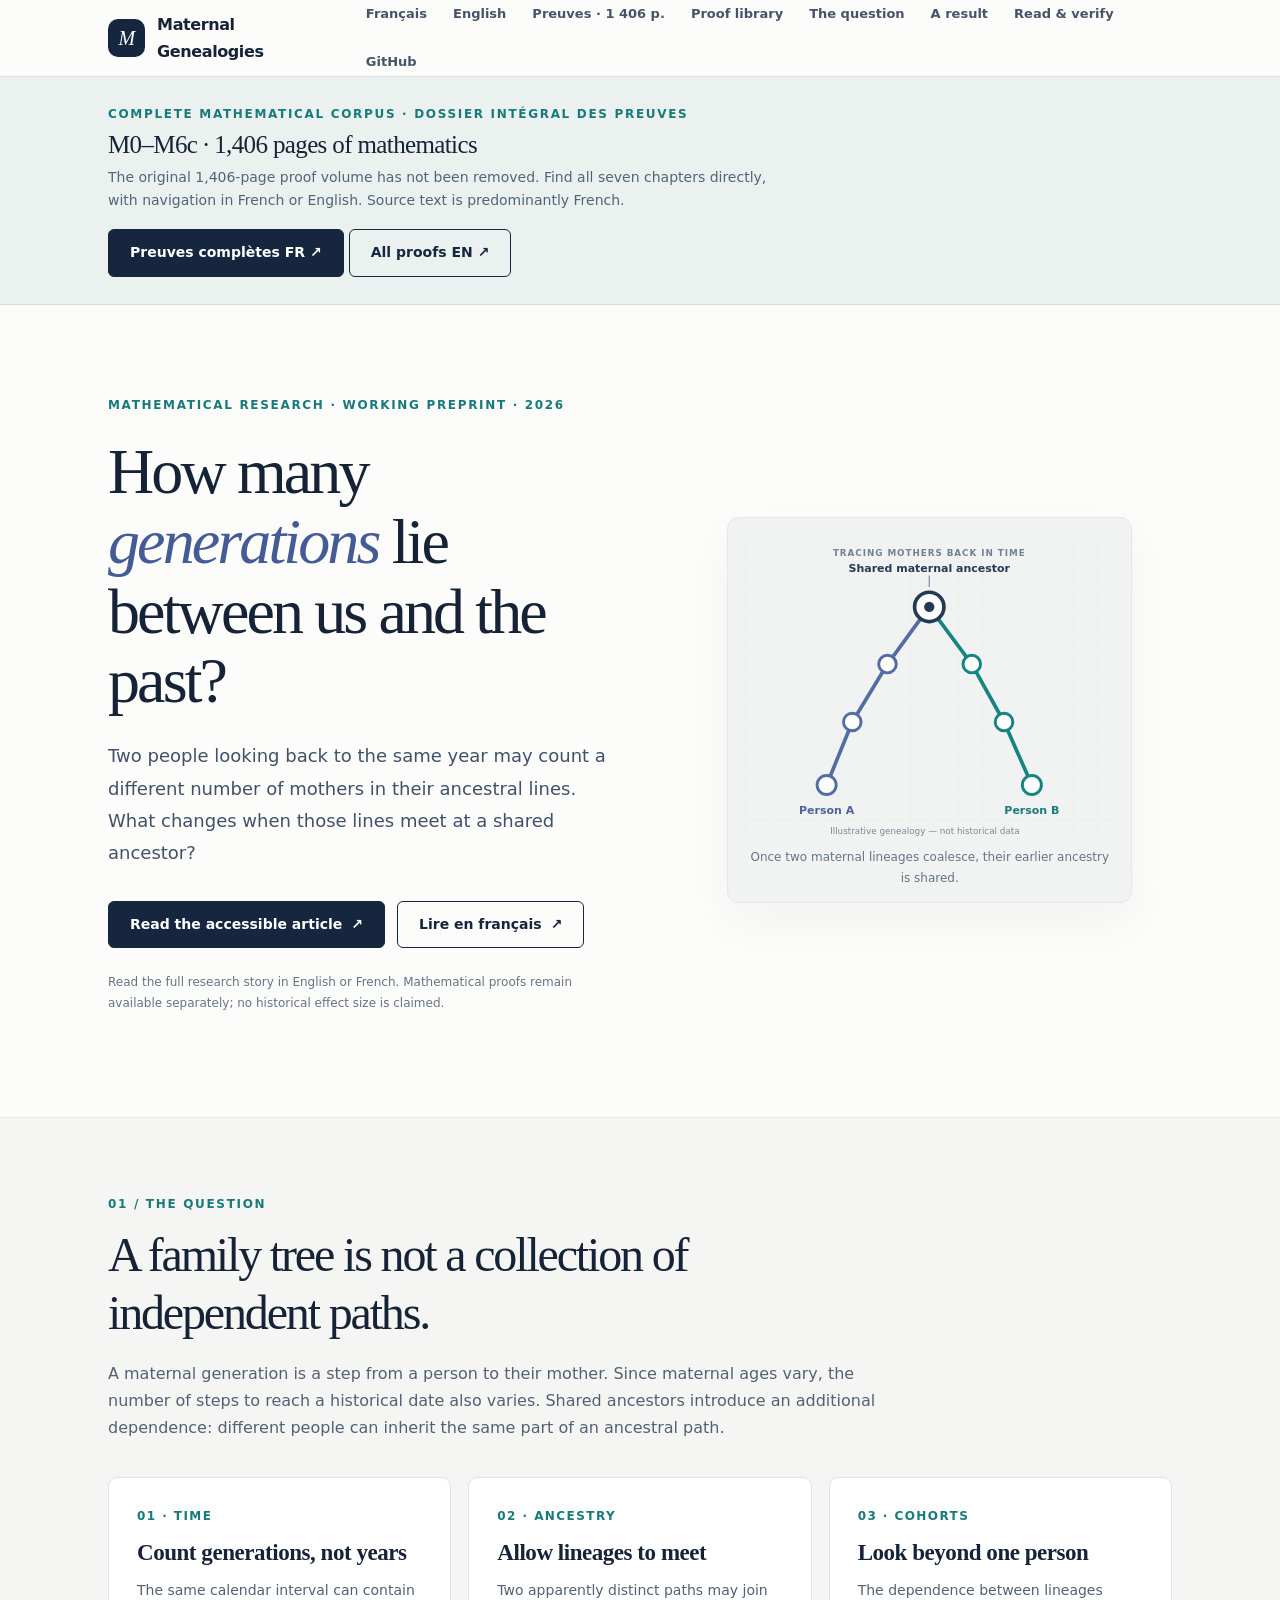
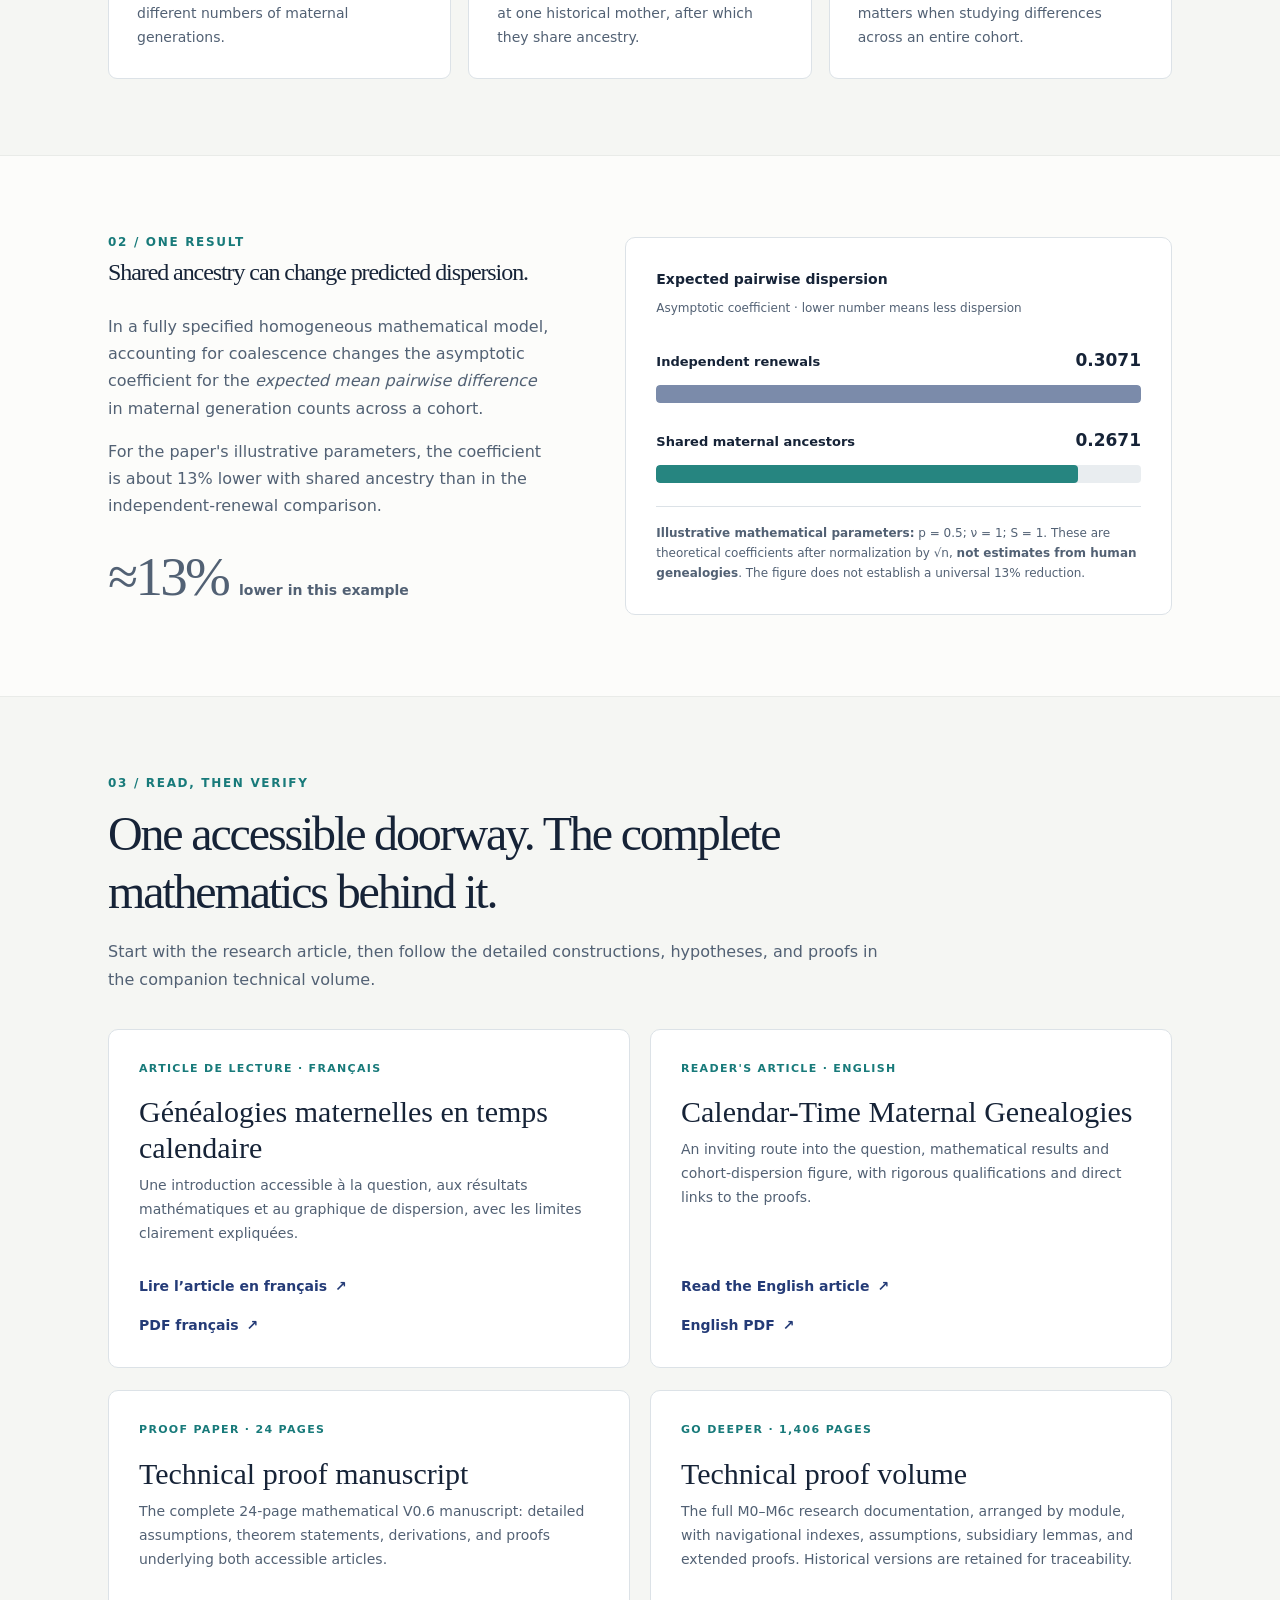
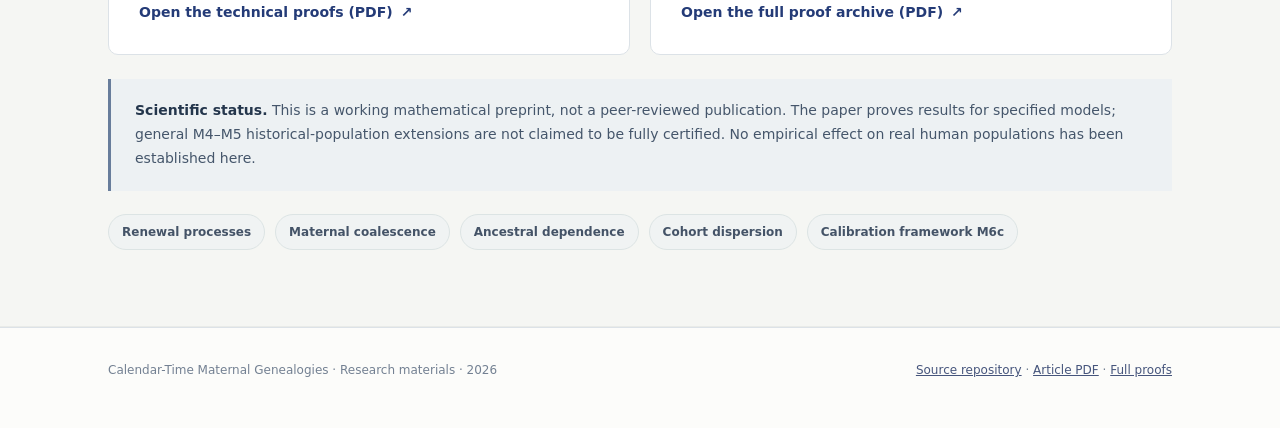
<file: index.html>
<!doctype html>
<html lang="en">
<head>
  <meta charset="utf-8">
  <meta name="viewport" content="width=device-width, initial-scale=1">
  <meta name="theme-color" content="#101b30">
  <meta name="description" content="A mathematical research preprint on calendar-time maternal genealogies, shared ancestry, coalescence, and cohort-level generational dispersion. Read the paper and its full technical proofs.">
  <meta property="og:type" content="website">
  <meta property="og:title" content="Calendar-Time Maternal Genealogies">
  <meta property="og:description" content="How do shared maternal ancestors change the spread of generational depths? An accessible introduction to the paper and its complete mathematical proofs.">
  <meta property="og:url" content="https://leomarquet14-star.github.io/maternal-genealogies/">
  <link rel="canonical" href="https://leomarquet14-star.github.io/maternal-genealogies/">
  <title>Calendar-Time Maternal Genealogies — Research & Full Proofs</title>
  <style>
    :root{color-scheme:light;--ink:#162337;--muted:#526174;--line:#dce2e7;--paper:#fcfcfa;--canvas:#f5f6f3;--navy:#15263e;--indigo:#465899;--teal:#187a7a;--warm:#edede7;--serif:Georgia,'Times New Roman',serif;--sans:Inter,ui-sans-serif,system-ui,-apple-system,BlinkMacSystemFont,'Segoe UI',sans-serif}
    *{box-sizing:border-box}html{scroll-behavior:smooth}body{margin:0;background:var(--paper);color:var(--ink);font-family:var(--sans);line-height:1.7;-webkit-font-smoothing:antialiased}a{color:inherit}a:focus-visible{outline:3px solid #9babe8;outline-offset:4px;border-radius:3px}
    .wrap{max-width:1120px;margin:auto;padding:0 28px}.top{border-bottom:1px solid var(--line);background:rgba(252,252,250,.96)}.top-inner{min-height:76px;display:flex;align-items:center;justify-content:space-between;gap:24px}.mark{display:flex;align-items:center;gap:12px;text-decoration:none;font-weight:690;letter-spacing:-.025em}.symbol{display:grid;place-items:center;width:38px;height:38px;border-radius:10px;background:var(--navy);color:white;font:italic 20px var(--serif)}.nav{display:flex;align-items:center;flex-wrap:wrap;gap:26px}.nav a{text-decoration:none;color:#475369;font-size:13px;font-weight:600}.nav a:hover{color:#1d377e}
    .hero{padding:90px 0 92px}.hero-grid{display:grid;grid-template-columns:1.03fr .97fr;gap:65px;align-items:center}.eyebrow{font-size:12px;letter-spacing:.14em;text-transform:uppercase;font-weight:750;color:var(--teal)}h1,h2,h3,p{margin-top:0}h1,h2{font-family:var(--serif);font-weight:500;letter-spacing:-.045em}h1{font-size:clamp(48px,5vw,72px);line-height:1.09;margin:22px 0 24px}h1 em{font-style:italic;color:#445b95}.lead{font-size:18px;color:#405169;line-height:1.8;max-width:565px}.actions{display:flex;flex-wrap:wrap;gap:12px;margin:31px 0 24px}.btn{display:inline-flex;justify-content:center;align-items:center;gap:9px;padding:13px 21px;border:1px solid var(--navy);border-radius:6px;font-size:14px;text-decoration:none;font-weight:720;line-height:1.4;transition:transform .18s,background .18s}.btn:hover{transform:translateY(-2px)}.btn.primary{background:var(--navy);color:#fff}.btn.secondary{color:var(--navy);background:transparent}.fine{font-size:12px;color:#667487}.visual{background:#f0f3f2;border:1px solid #e3e8e8;border-radius:12px;padding:20px 18px 14px;box-shadow:0 20px 50px rgba(21,38,62,.045)}.visual svg{display:block;width:100%;height:auto}.visual figcaption{color:#677488;text-align:center;font-size:12px;margin-top:9px}
    section{scroll-margin-top:24px}.band{background:var(--canvas);border-top:1px solid #e9ebe8;border-bottom:1px solid #e9ebe8}.section{padding:76px 0}.section-heading{max-width:770px;margin:0 0 36px}.section-heading h2{font-size:clamp(36px,4vw,48px);line-height:1.2;margin:12px 0 18px}.section-heading p{font-size:16px;color:var(--muted)}.grid3{display:grid;grid-template-columns:repeat(3,1fr);gap:17px}.panel{padding:28px;border:1px solid var(--line);background:#fff;border-radius:9px}.number{font-size:12px;color:var(--teal);font-weight:800;letter-spacing:.12em}.panel h3{font-family:var(--serif);font-size:23px;line-height:1.3;letter-spacing:-.02em;margin:11px 0}.panel p{font-size:14px;color:var(--muted);margin:0}
    .finding{display:grid;grid-template-columns:.9fr 1.1fr;gap:70px;align-items:center}.finding p{color:var(--muted)}.chart{background:white;border:1px solid var(--line);border-radius:10px;padding:30px}.chart-title{font-size:14px;font-weight:730;margin-bottom:6px}.chart-sub{font-size:12px;color:var(--muted);margin-bottom:28px}.bar-row{margin-bottom:23px}.bar-row-label{display:flex;justify-content:space-between;align-items:baseline;gap:10px;font-size:13px;font-weight:650;margin-bottom:10px}.bar-row-label strong{font-size:17px;font-variant-numeric:tabular-nums}.bar-track{height:18px;border-radius:4px;background:#e9edf0;overflow:hidden}.bar-fill{display:block;height:100%;border-radius:4px}.bar-fill.b0{background:#7b8baa;width:100%}.bar-fill.b1{background:#268580;width:86.97%}.chart-note{border-top:1px solid var(--line);padding-top:17px;margin:18px 0 0;font-size:12px;color:#647185;line-height:1.65}.stat{display:inline-block;font-family:var(--serif);font-size:55px;letter-spacing:-.05em;color:var(--teal);line-height:1.1;margin:12px 0}
    .reading{display:grid;grid-template-columns:1fr 1fr;gap:20px}.doc{border:1px solid var(--line);background:white;border-radius:10px;padding:30px;display:flex;flex-direction:column}.doc .tag{font-size:11px;font-weight:800;letter-spacing:.12em;text-transform:uppercase;color:var(--teal)}.doc h3{font:500 30px/1.2 var(--serif);margin:16px 0 8px}.doc p{font-size:14px;color:var(--muted)}.doc .grow{flex:1}.doc .download{display:inline-flex;align-items:center;gap:8px;margin-top:15px;text-decoration:none;color:#243b77;font-size:14px;font-weight:750}.doc .download:hover{text-decoration:underline}
    .note{margin-top:24px;padding:20px 24px;background:#edf1f3;border-left:3px solid #687d9b;color:#45566b;font-size:14px}.note strong{color:#24364c}.method{display:flex;flex-wrap:wrap;gap:10px;margin-top:23px}.pill{background:#f0f3f3;border:1px solid #dce4e4;border-radius:100px;padding:7px 13px;font-size:12px;color:#445367;font-weight:600}.footer{border-top:1px solid var(--line);padding:32px 0 48px;color:#738092;font-size:12px}.footinner{display:flex;justify-content:space-between;gap:20px;flex-wrap:wrap}.footinner a{color:#46557c}
    @media(max-width:850px){.hero-grid,.finding,.reading{grid-template-columns:1fr}.hero{padding:58px 0}.hero-grid{gap:30px}.visual{max-width:620px}.grid3{grid-template-columns:1fr}.section{padding:56px 0}.nav{gap:12px}.top-inner{align-items:flex-start;flex-direction:column;padding-top:18px;padding-bottom:16px}.finding{gap:30px}}@media(max-width:490px){.wrap{padding:0 18px}.nav a{font-size:12px}h1{font-size:44px}.chart{padding:19px}.panel,.doc{padding:22px}}
    @media(prefers-reduced-motion:reduce){html{scroll-behavior:auto}.btn{transition:none}}
  </style>
</head>
<body>
  <header class="top"><div class="wrap top-inner"><a class="mark" href="#top" aria-label="Maternal Genealogies home"><span class="symbol" aria-hidden="true">M</span><span>Maternal Genealogies</span></a><nav class="nav" aria-label="Primary navigation"><a href="./article-fr.html" lang="fr">Français</a><a href="./article-en.html" lang="en">English</a><a href="./preuves-fr.html" lang="fr">Preuves · 1 406 p.</a><a href="./proofs-en.html" lang="en">Proof library</a><a href="#question">The question</a><a href="#result">A result</a><a href="#documents">Read &amp; verify</a><a href="https://github.com/leomarquet14-star/maternal-genealogies">GitHub</a></nav></div></header>
  <main id="top">
<section style="background:#eaf1ef;border-bottom:1px solid #d0ddd9;padding:27px 0"><div class="wrap" style="display:flex;align-items:center;justify-content:space-between;flex-wrap:wrap;gap:18px"><div style="max-width:670px"><div class="eyebrow">Complete mathematical corpus · Dossier intégral des preuves</div><div style="font:500 25px Georgia,serif;letter-spacing:-.025em;margin:7px 0">M0–M6c · 1,406 pages of mathematics</div><div style="font:14px/1.6 system-ui,sans-serif;color:#51647a">The original 1,406-page proof volume has not been removed. Find all seven chapters directly, with navigation in French or English. Source text is predominantly French.</div></div><div><a class="btn primary" href="./preuves-fr.html" lang="fr">Preuves complètes FR ↗</a> <a class="btn secondary" href="./proofs-en.html">All proofs EN ↗</a></div></div></section>
    <section class="hero"><div class="wrap hero-grid"><div>
      <div class="eyebrow">Mathematical research · Working preprint · 2026</div>
      <h1>How many <em>generations</em> lie between us and the past?</h1>
      <p class="lead">Two people looking back to the same year may count a different number of mothers in their ancestral lines. What changes when those lines meet at a shared ancestor?</p>
      <div class="actions"><a class="btn primary" href="./article-en.html">Read the accessible article <span aria-hidden="true">↗</span></a><a class="btn secondary" href="./article-fr.html" lang="fr">Lire en français <span aria-hidden="true">↗</span></a></div>
      <p class="fine">Read the full research story in English or French. Mathematical proofs remain available separately; no historical effect size is claimed.</p>
    </div><figure class="visual" aria-labelledby="figcap">
      <svg viewBox="0 0 500 410" role="img" aria-label="Two maternal ancestral lineages merge at a shared maternal ancestor. Person A and Person B have separate mothers and earlier maternal ancestors until the lineages coalesce.">
        <defs><pattern id="grid" width="32" height="32" patternUnits="userSpaceOnUse"><path d="M32 0H0V32" fill="none" stroke="#d9e1e2" stroke-width=".7"/></pattern></defs>
        <rect x="0" y="0" width="500" height="410" fill="url(#grid)" opacity=".65"/>
        <text x="250" y="25" text-anchor="middle" font-size="12" fill="#728094" font-weight="650" letter-spacing="1.3">TRACING MOTHERS BACK IN TIME</text>
        <path d="M110 337L145 251L193 172L250 94" fill="none" stroke="#536da4" stroke-width="5" stroke-linecap="round" stroke-linejoin="round"/>
        <path d="M390 337L352 251L308 172L250 94" fill="none" stroke="#16847f" stroke-width="5" stroke-linecap="round" stroke-linejoin="round"/>
        <g fill="#fff" stroke="#536da4" stroke-width="4"><circle cx="110" cy="337" r="13"/><circle cx="145" cy="251" r="12"/><circle cx="193" cy="172" r="12"/></g>
        <g fill="#fff" stroke="#16847f" stroke-width="4"><circle cx="390" cy="337" r="13"/><circle cx="352" cy="251" r="12"/><circle cx="308" cy="172" r="12"/></g>
        <circle cx="250" cy="94" r="20" fill="#fff" stroke="#243955" stroke-width="5"/><circle cx="250" cy="94" r="7" fill="#243955"/>
        <path d="M250 67V51" stroke="#748195" stroke-width="1.5"/><text x="250" y="47" text-anchor="middle" fill="#243955" font-size="15" font-weight="720">Shared maternal ancestor</text>
        <text x="110" y="376" text-anchor="middle" fill="#4e6396" font-size="15" font-weight="740">Person A</text>
        <text x="390" y="376" text-anchor="middle" fill="#187c78" font-size="15" font-weight="740">Person B</text>
        <text x="244" y="404" text-anchor="middle" fill="#798899" font-size="12">Illustrative genealogy — not historical data</text>
      </svg>
      <figcaption id="figcap">Once two maternal lineages coalesce, their earlier ancestry is shared.</figcaption>
    </figure></div></section>
    <section class="band section" id="question"><div class="wrap">
      <div class="section-heading"><div class="eyebrow">01 / The question</div><h2>A family tree is not a collection of independent paths.</h2><p>A maternal generation is a step from a person to their mother. Since maternal ages vary, the number of steps to reach a historical date also varies. Shared ancestors introduce an additional dependence: different people can inherit the same part of an ancestral path.</p></div>
      <div class="grid3"><article class="panel"><div class="number">01 · TIME</div><h3>Count generations, not years</h3><p>The same calendar interval can contain different numbers of maternal generations.</p></article><article class="panel"><div class="number">02 · ANCESTRY</div><h3>Allow lineages to meet</h3><p>Two apparently distinct paths may join at one historical mother, after which they share ancestry.</p></article><article class="panel"><div class="number">03 · COHORTS</div><h3>Look beyond one person</h3><p>The dependence between lineages matters when studying differences across an entire cohort.</p></article></div>
    </div></section>
    <section class="section" id="result"><div class="wrap finding">
      <div><div class="eyebrow">02 / One result</div><h2>Shared ancestry can change predicted dispersion.</h2><p>In a fully specified homogeneous mathematical model, accounting for coalescence changes the asymptotic coefficient for the <em>expected mean pairwise difference</em> in maternal generation counts across a cohort.</p><p>For the paper's illustrative parameters, the coefficient is about 13% lower with shared ancestry than in the independent-renewal comparison.</p><p class="stat" aria-label="Approximately thirteen percent smaller">≈13% <span style="font:600 14px var(--sans);letter-spacing:0;color:#526174">lower in this example</span></p></div>
      <div class="chart" role="img" aria-label="Theoretical normalized dispersion coefficient: independent lineages 0.3071; shared ancestors 0.2671, about thirteen percent lower in the illustrated homogeneous model.">
        <div class="chart-title">Expected pairwise dispersion</div><div class="chart-sub">Asymptotic coefficient · lower number means less dispersion</div>
        <div class="bar-row"><div class="bar-row-label"><span>Independent renewals</span><strong>0.3071</strong></div><div class="bar-track"><span class="bar-fill b0"></span></div></div>
        <div class="bar-row"><div class="bar-row-label"><span>Shared maternal ancestors</span><strong>0.2671</strong></div><div class="bar-track"><span class="bar-fill b1"></span></div></div>
        <p class="chart-note"><strong>Illustrative mathematical parameters:</strong> p = 0.5; ν = 1; S = 1. These are theoretical coefficients after normalization by √n, <strong>not estimates from human genealogies</strong>. The figure does not establish a universal 13% reduction.</p>
      </div>
    </div></section>
    <section class="band section" id="documents"><div class="wrap">
      <div class="section-heading"><div class="eyebrow">03 / Read, then verify</div><h2>One accessible doorway. The complete mathematics behind it.</h2><p>Start with the research article, then follow the detailed constructions, hypotheses, and proofs in the companion technical volume.</p></div>
      <div class="reading" style="margin-bottom:22px"><article class="doc"><span class="tag">Article de lecture · Français</span><h3 lang="fr">Généalogies maternelles en temps calendaire</h3><p class="grow" lang="fr">Une introduction accessible à la question, aux résultats mathématiques et au graphique de dispersion, avec les limites clairement expliquées.</p><a class="download" href="./article-fr.html" lang="fr">Lire l’article en français <span aria-hidden="true">↗</span></a><a class="download" href="./article-fr.pdf" lang="fr">PDF français <span aria-hidden="true">↗</span></a></article><article class="doc"><span class="tag">Reader's article · English</span><h3>Calendar-Time Maternal Genealogies</h3><p class="grow">An inviting route into the question, mathematical results and cohort-dispersion figure, with rigorous qualifications and direct links to the proofs.</p><a class="download" href="./article-en.html">Read the English article <span aria-hidden="true">↗</span></a><a class="download" href="./article-en.pdf">English PDF <span aria-hidden="true">↗</span></a></article></div><div class="reading">
        <article class="doc"><span class="tag">Proof paper · 24 pages</span><h3>Technical proof manuscript</h3><p class="grow">The complete 24-page mathematical V0.6 manuscript: detailed assumptions, theorem statements, derivations, and proofs underlying both accessible articles.</p><a class="download" href="./manuscript_v0_6.pdf" target="_blank" rel="noopener">Open the technical proofs (PDF) <span aria-hidden="true">↗</span></a></article>
        <article class="doc"><span class="tag">Go deeper · 1,406 pages</span><h3>Technical proof volume</h3><p class="grow">The full M0–M6c research documentation, arranged by module, with navigational indexes, assumptions, subsidiary lemmas, and extended proofs. Historical versions are retained for traceability.</p><a class="download" href="./VOLUME_M0_M6C_ACCES_AUX_PREUVES.pdf" target="_blank" rel="noopener">Open the full proof archive (PDF) <span aria-hidden="true">↗</span></a></article>
      </div>
      <div class="note"><strong>Scientific status.</strong> This is a working mathematical preprint, not a peer-reviewed publication. The paper proves results for specified models; general M4–M5 historical-population extensions are not claimed to be fully certified. No empirical effect on real human populations has been established here.</div>
      <div class="method" aria-label="Technical topics"><span class="pill">Renewal processes</span><span class="pill">Maternal coalescence</span><span class="pill">Ancestral dependence</span><span class="pill">Cohort dispersion</span><span class="pill">Calibration framework M6c</span></div>
    </div></section>
  </main>
  <footer class="footer"><div class="wrap footinner"><span>Calendar-Time Maternal Genealogies · Research materials · 2026</span><span><a href="https://github.com/leomarquet14-star/maternal-genealogies">Source repository</a> · <a href="./manuscript_v0_6.pdf">Article PDF</a> · <a href="./VOLUME_M0_M6C_ACCES_AUX_PREUVES.pdf">Full proofs</a></span></div></footer>
</body></html>
</file>
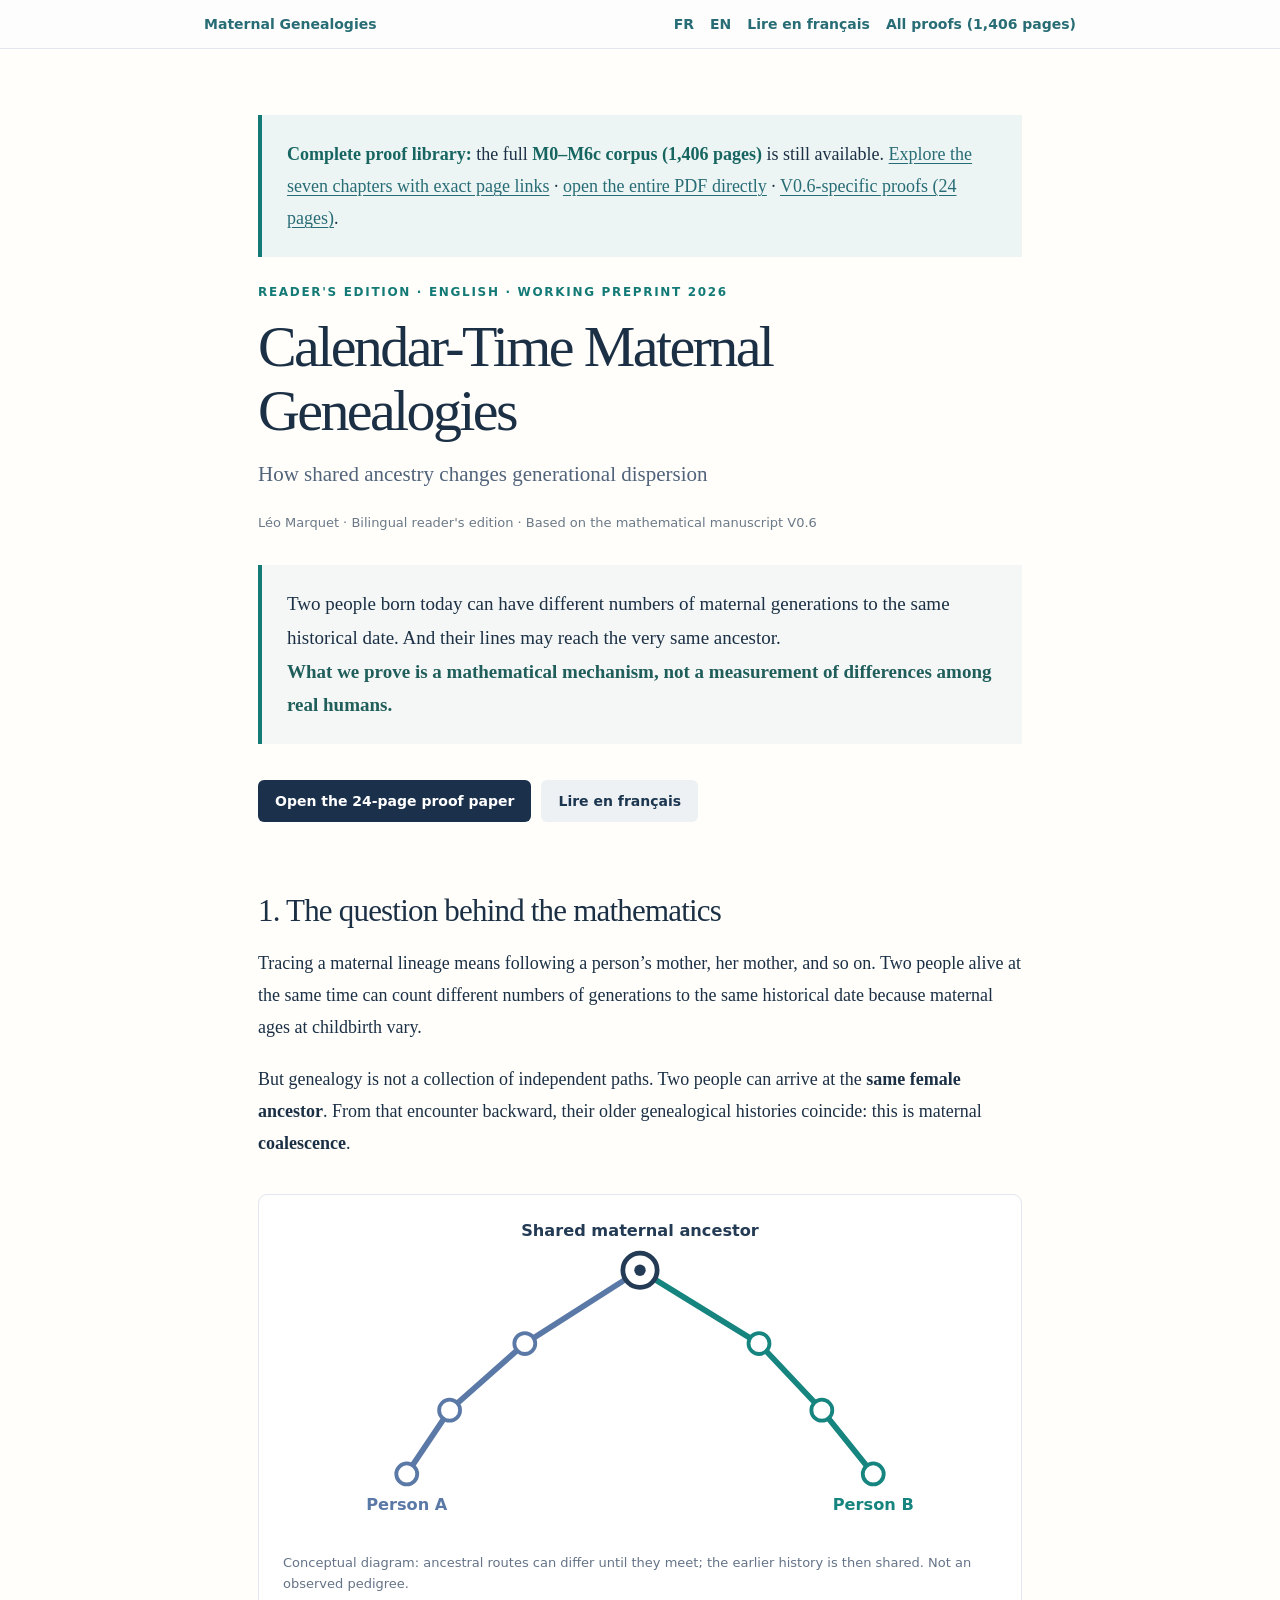
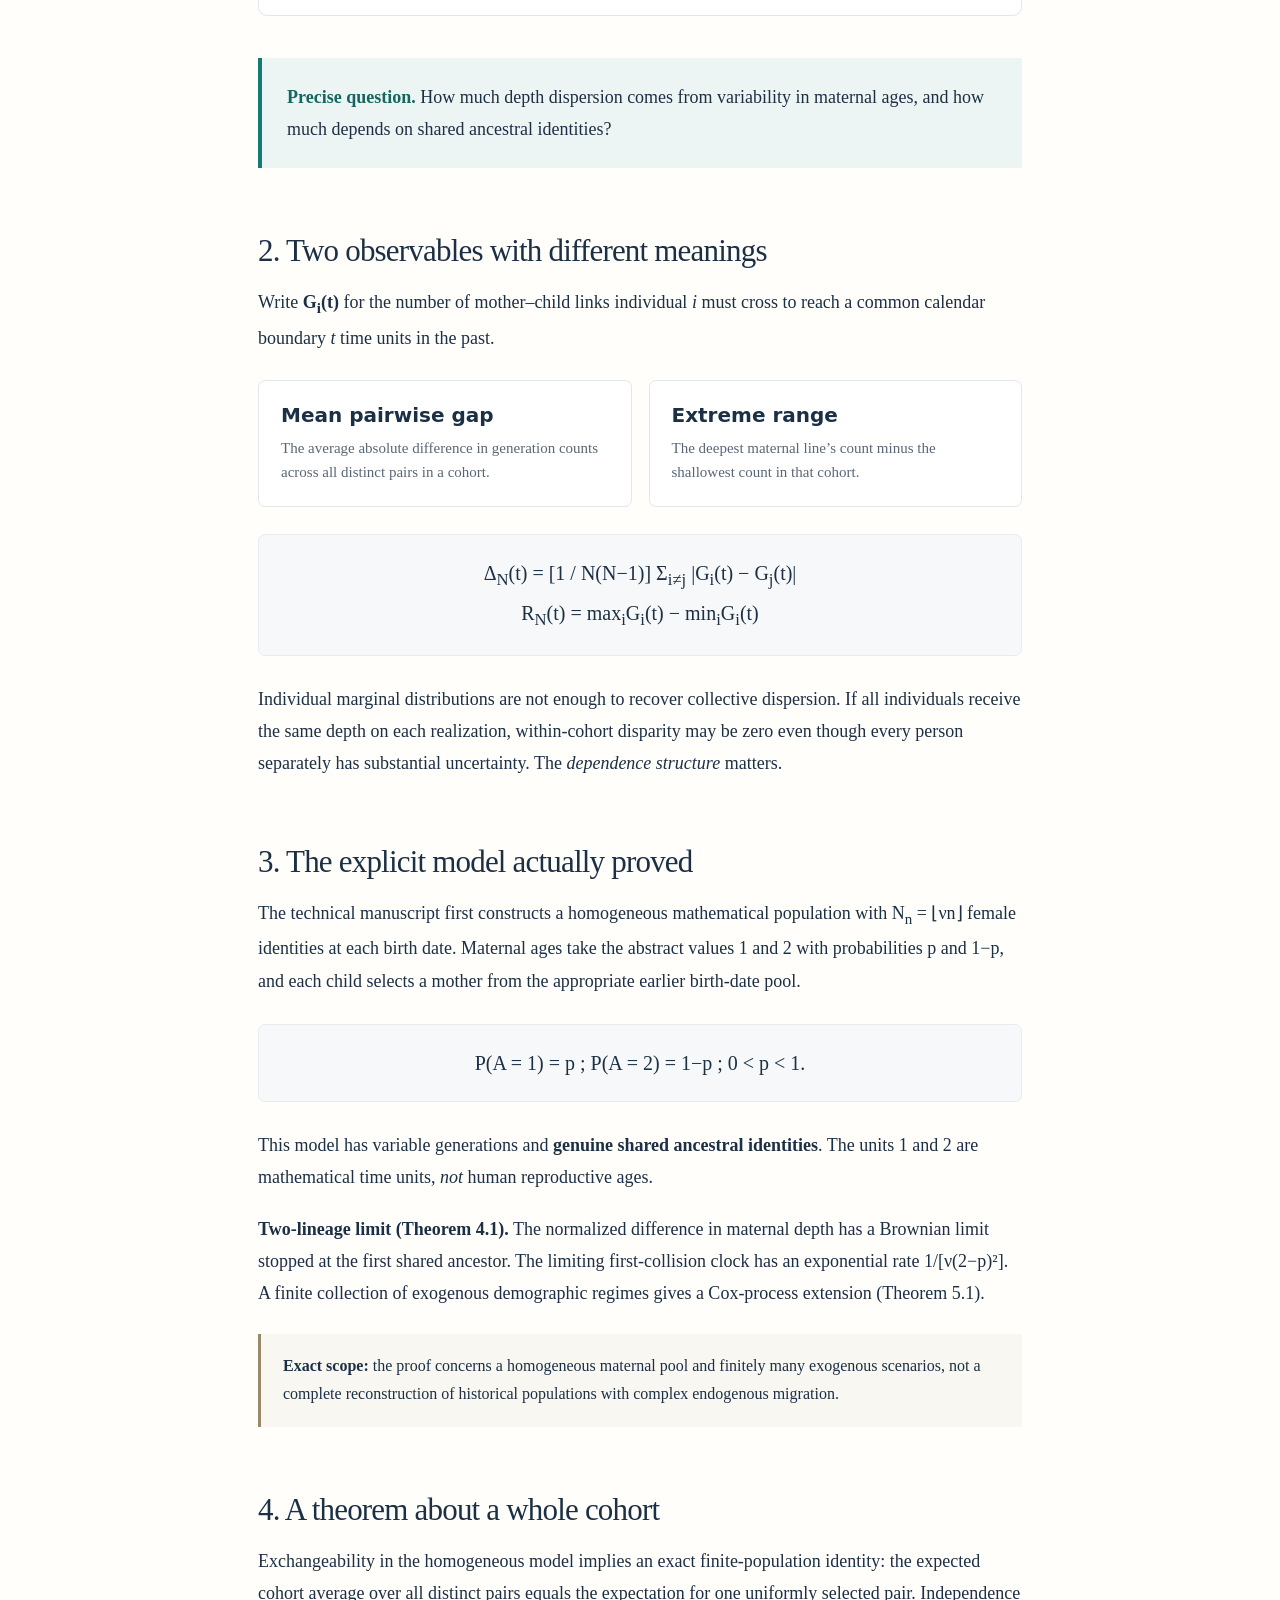
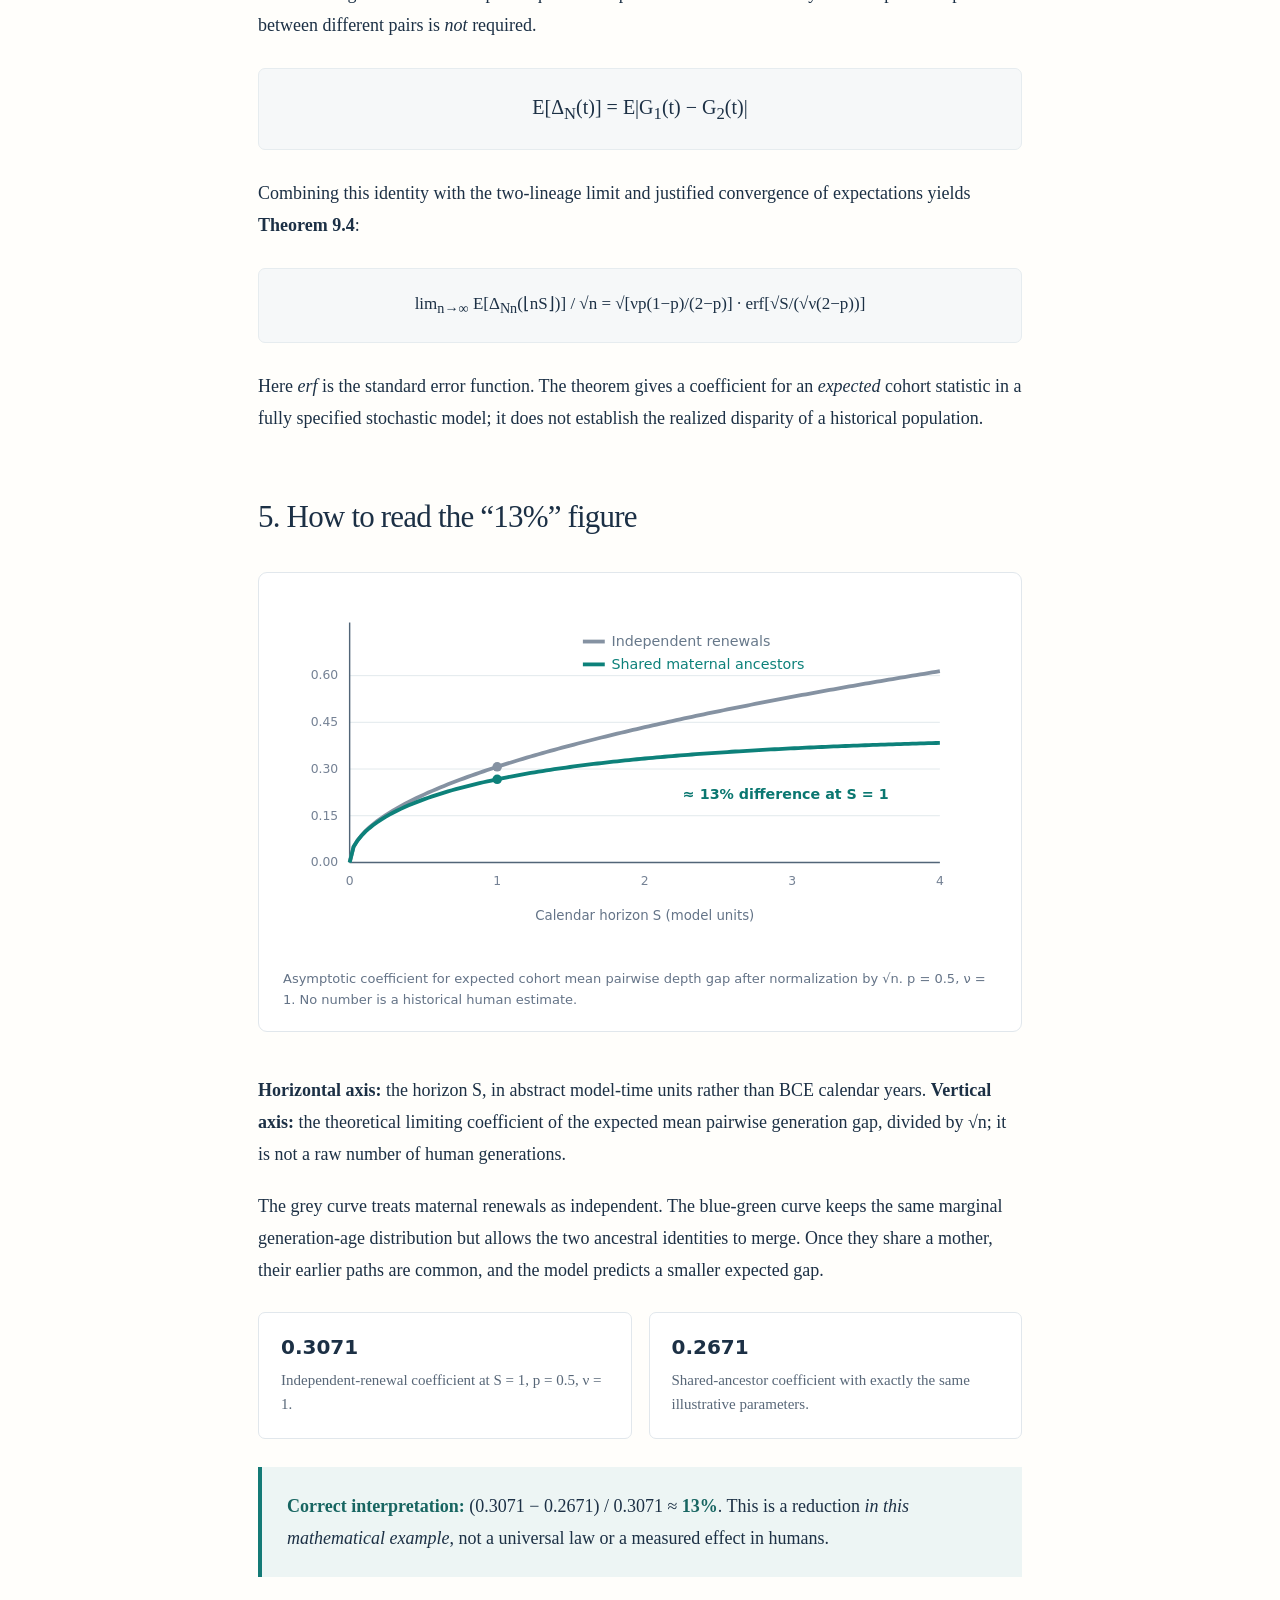
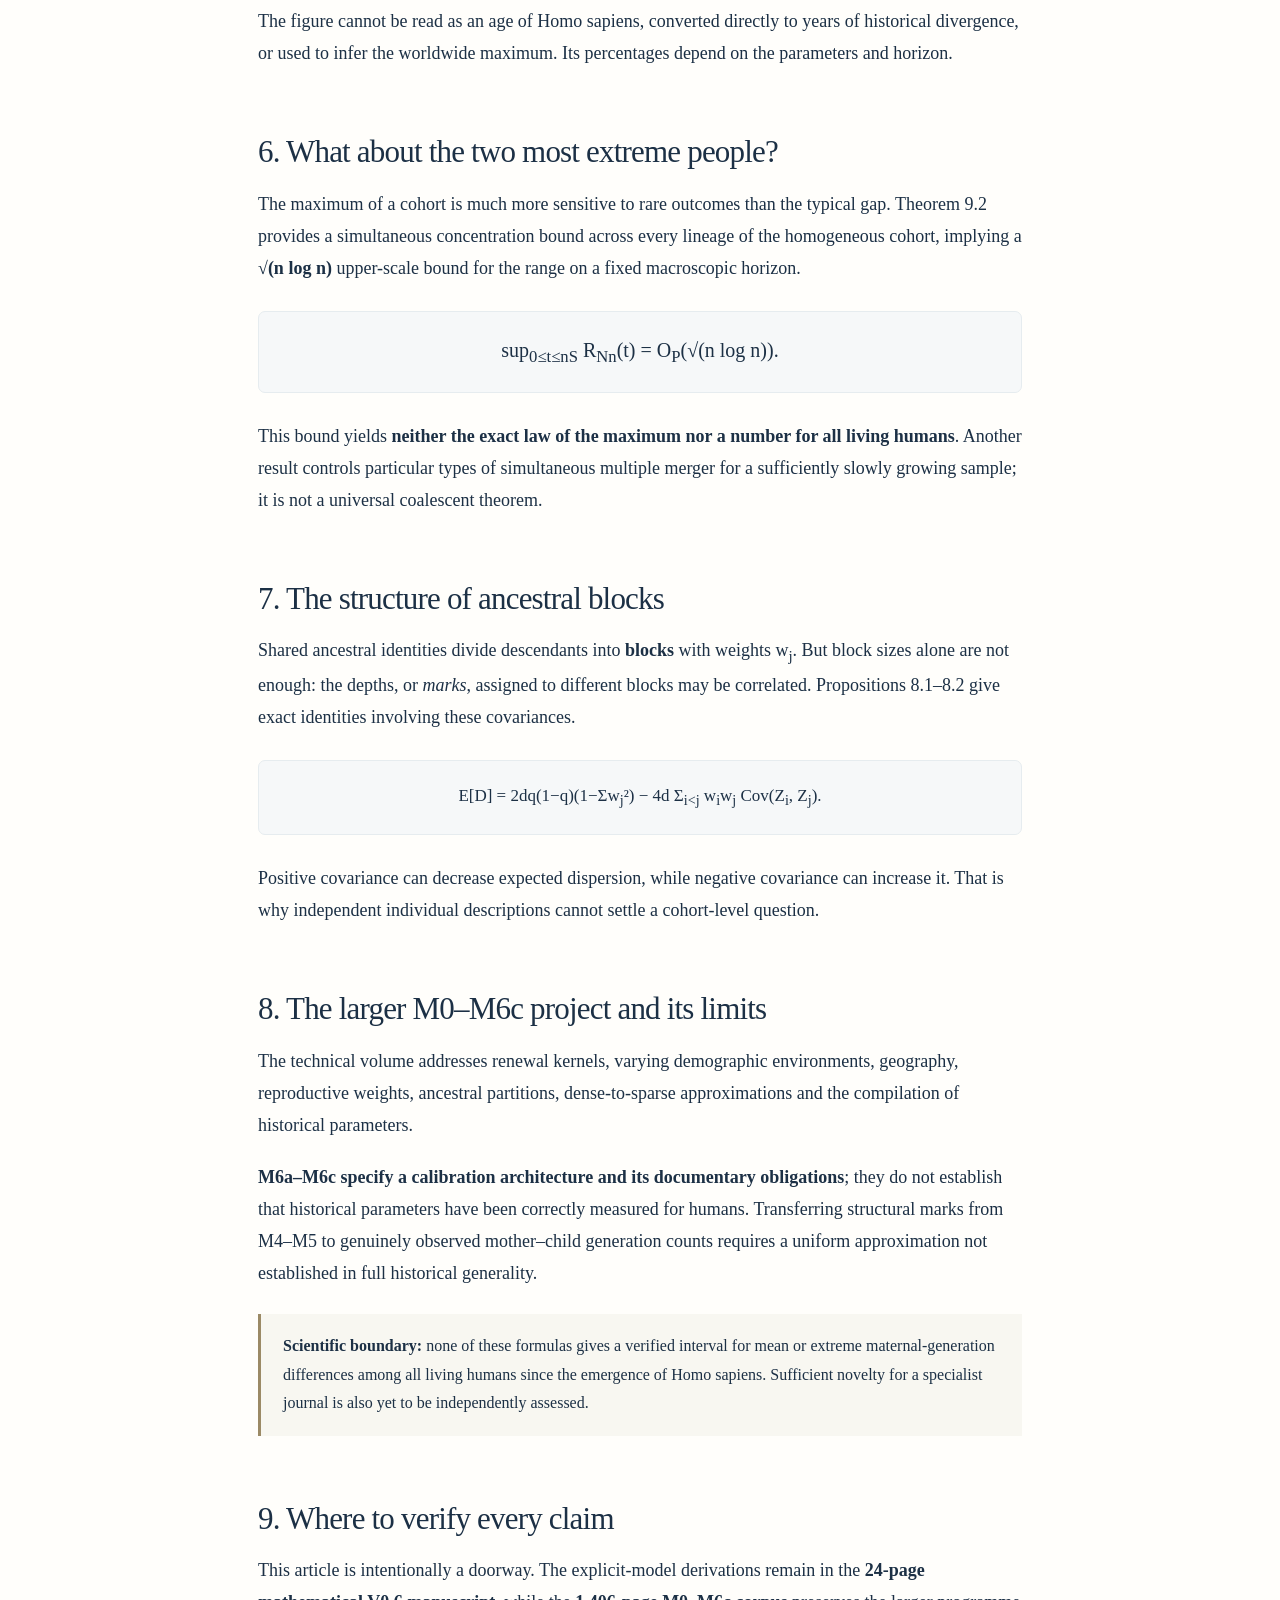
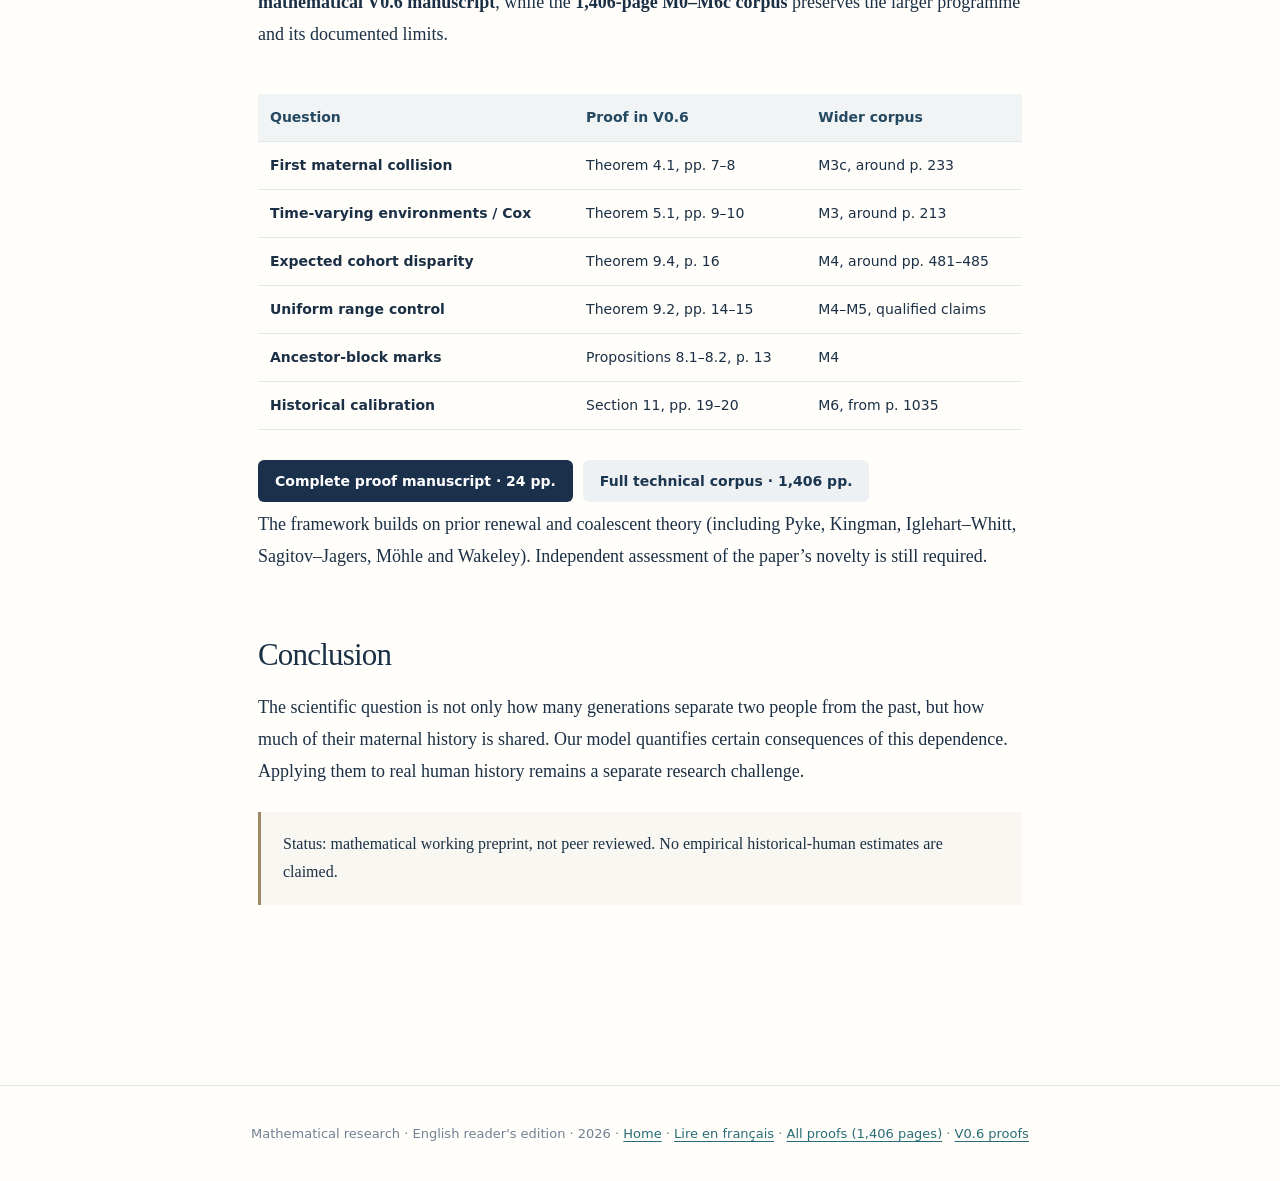
<file: article-en.html>
<!doctype html><html lang="en"><head><meta charset="utf-8"><meta name="viewport" content="width=device-width,initial-scale=1"><meta name="description" content="Readable mathematical article on maternal genealogy, shared ancestry, and cohort dispersion."><title>Calendar-Time Maternal Genealogies — English article</title><link rel="stylesheet" href="./articles.css"><link rel="canonical" href="https://leomarquet14-star.github.io/maternal-genealogies/article-en.html"></head><body><header class="top"><div class="top-in"><a href="./">Maternal Genealogies</a><nav><a href="./article-fr.html" lang="fr">FR</a><a href="./article-en.html" lang="en">EN</a><a href="article-fr.html">Lire en français</a><a href="./proofs-en.html">All proofs (1,406 pages)</a></nav></div></header><main><aside class="callout" style="margin-top:8px"><strong>Complete proof library:</strong> the full <strong>M0–M6c corpus (1,406 pages)</strong> is still available. <a href="./proofs-en.html">Explore the seven chapters with exact page links</a> · <a href="./VOLUME_M0_M6C_ACCES_AUX_PREUVES.pdf">open the entire PDF directly</a> · <a href="./manuscript_v0_6.pdf">V0.6-specific proofs (24 pages)</a>.</aside><div class="kicker">READER'S EDITION · ENGLISH · WORKING PREPRINT 2026</div><h1>Calendar-Time Maternal Genealogies</h1><p class="sub">How shared ancestry changes generational dispersion</p><div class="meta">Léo Marquet · Bilingual reader's edition · Based on the mathematical manuscript V0.6</div><div class="lede">Two people born today can have different numbers of maternal generations to the same historical date. And their lines may reach the very same ancestor.<br><strong>What we prove is a mathematical mechanism, not a measurement of differences among real humans.</strong></div><p><a class="button" href="./manuscript_v0_6.pdf">Open the 24-page proof paper</a><a class="button light" href="article-fr.html">Lire en français</a></p><section><h2>1. The question behind the mathematics</h2><p>Tracing a maternal lineage means following a person’s mother, her mother, and so on. Two people alive at the same time can count different numbers of generations to the same historical date because maternal ages at childbirth vary.</p><p>But genealogy is not a collection of independent paths. Two people can arrive at the <strong>same female ancestor</strong>. From that encounter backward, their older genealogical histories coincide: this is maternal <strong>coalescence</strong>.</p><figure class="figure"><svg viewBox="0 0 750 330" role="img" aria-label="Two maternal lineages joining at a shared mother"><rect width="750" height="330" fill="white"/><path d="M130 272 L175 205 L254 135 L375 58" stroke="#5b79a7" stroke-width="6" fill="none" stroke-linecap="round"/><path d="M620 272 L566 205 L500 135 L375 58" stroke="#16847f" stroke-width="6" fill="none" stroke-linecap="round"/><circle cx="130" cy="272" r="11" fill="#fff" stroke="#5b79a7" stroke-width="4"/><circle cx="175" cy="205" r="11" fill="#fff" stroke="#5b79a7" stroke-width="4"/><circle cx="254" cy="135" r="11" fill="#fff" stroke="#5b79a7" stroke-width="4"/><circle cx="620" cy="272" r="11" fill="#fff" stroke="#16847f" stroke-width="4"/><circle cx="566" cy="205" r="11" fill="#fff" stroke="#16847f" stroke-width="4"/><circle cx="500" cy="135" r="11" fill="#fff" stroke="#16847f" stroke-width="4"/><circle cx="375" cy="58" r="18" fill="#fff" stroke="#243b55" stroke-width="5"/><circle cx="375" cy="58" r="6" fill="#243b55"/><g font-family="system-ui" font-size="17" font-weight="700"><text x="375" y="22" text-anchor="middle" fill="#243b55">Shared maternal ancestor</text><text x="130" y="310" text-anchor="middle" fill="#5b79a7">Person A</text><text x="620" y="310" text-anchor="middle" fill="#16847f">Person B</text></g></svg><figcaption>Conceptual diagram: ancestral routes can differ until they meet; the earlier history is then shared. Not an observed pedigree.</figcaption></figure><div class="callout"><strong>Precise question.</strong> How much depth dispersion comes from variability in maternal ages, and how much depends on shared ancestral identities?</div></section><section><h2>2. Two observables with different meanings</h2><p>Write <strong>G<sub>i</sub>(t)</strong> for the number of mother–child links individual <em>i</em> must cross to reach a common calendar boundary <em>t</em> time units in the past.</p><div class="grid"><div class="card"><h3>Mean pairwise gap</h3><p>The average absolute difference in generation counts across all distinct pairs in a cohort.</p></div><div class="card"><h3>Extreme range</h3><p>The deepest maternal line’s count minus the shallowest count in that cohort.</p></div></div><div class="eq">Δ<sub>N</sub>(t) = [1 / N(N−1)] Σ<sub>i≠j</sub> |G<sub>i</sub>(t) − G<sub>j</sub>(t)|<br>R<sub>N</sub>(t) = max<sub>i</sub>G<sub>i</sub>(t) − min<sub>i</sub>G<sub>i</sub>(t)</div><p>Individual marginal distributions are not enough to recover collective dispersion. If all individuals receive the same depth on each realization, within-cohort disparity may be zero even though every person separately has substantial uncertainty. The <em>dependence structure</em> matters.</p></section><section><h2>3. The explicit model actually proved</h2><p>The technical manuscript first constructs a homogeneous mathematical population with N<sub>n</sub> = ⌊νn⌋ female identities at each birth date. Maternal ages take the abstract values 1 and 2 with probabilities p and 1−p, and each child selects a mother from the appropriate earlier birth-date pool.</p><div class="eq">P(A = 1) = p ; P(A = 2) = 1−p ; 0 &lt; p &lt; 1.</div><p>This model has variable generations and <strong>genuine shared ancestral identities</strong>. The units 1 and 2 are mathematical time units, <em>not</em> human reproductive ages.</p><p><strong>Two-lineage limit (Theorem 4.1).</strong> The normalized difference in maternal depth has a Brownian limit stopped at the first shared ancestor. The limiting first-collision clock has an exponential rate 1/[ν(2−p)²]. A finite collection of exogenous demographic regimes gives a Cox-process extension (Theorem 5.1).</p><div class="warning"><strong>Exact scope:</strong> the proof concerns a homogeneous maternal pool and finitely many exogenous scenarios, not a complete reconstruction of historical populations with complex endogenous migration.</div></section><section><h2>4. A theorem about a whole cohort</h2><p>Exchangeability in the homogeneous model implies an exact finite-population identity: the expected cohort average over all distinct pairs equals the expectation for one uniformly selected pair. Independence between different pairs is <em>not</em> required.</p><div class="eq">E[Δ<sub>N</sub>(t)] = E|G<sub>1</sub>(t) − G<sub>2</sub>(t)|</div><p>Combining this identity with the two-lineage limit and justified convergence of expectations yields <strong>Theorem 9.4</strong>:</p><div class="eq long">lim<sub>n→∞</sub> E[Δ<sub>Nn</sub>(⌊nS⌋)] / √n = √[νp(1−p)/(2−p)] · erf[√S/(√ν(2−p))]</div><p>Here <em>erf</em> is the standard error function. The theorem gives a coefficient for an <em>expected</em> cohort statistic in a fully specified stochastic model; it does not establish the realized disparity of a historical population.</p></section><section><h2>5. How to read the “13%” figure</h2><figure class="figure"><svg viewBox="0 0 750 370" role="img" aria-label="Mathematical comparison of expected mean dispersion coefficients for independent and shared-ancestor lineages"><rect width="750" height="370" fill="#fff"/><g stroke="#e1e8eb" stroke-width="1"><line x1="70" y1="283" x2="690" y2="283"/><line x1="70" y1="233.95" x2="690" y2="233.95"/><line x1="70" y1="184.9" x2="690" y2="184.9"/><line x1="70" y1="135.85" x2="690" y2="135.85"/><line x1="70" y1="86.80000000000001" x2="690" y2="86.80000000000001"/></g><g fill="#758295" font-size="13" font-family="system-ui"><text x="58" y="287" text-anchor="end">0.00</text><text x="58" y="237.95" text-anchor="end">0.15</text><text x="58" y="188.9" text-anchor="end">0.30</text><text x="58" y="139.85" text-anchor="end">0.45</text><text x="58" y="90.80000000000001" text-anchor="end">0.60</text><text x="70" y="307" text-anchor="middle">0</text><text x="225" y="307" text-anchor="middle">1</text><text x="380" y="307" text-anchor="middle">2</text><text x="535" y="307" text-anchor="middle">3</text><text x="690" y="307" text-anchor="middle">4</text></g><g stroke="#526578" stroke-width="1.5"><line x1="70" y1="283" x2="690" y2="283"/><line x1="70" y1="31" x2="70" y2="283"/></g><path d="M70.00,283.00 L74.13,266.60 L78.27,259.81 L82.40,254.60 L86.53,250.20 L90.67,246.33 L94.80,242.83 L98.93,239.61 L103.07,236.62 L107.20,233.80 L111.33,231.14 L115.47,228.61 L119.60,226.19 L123.73,223.87 L127.87,221.64 L132.00,219.49 L136.13,217.40 L140.27,215.38 L144.40,213.42 L148.53,211.52 L152.67,209.66 L156.80,207.85 L160.93,206.08 L165.07,204.35 L169.20,202.66 L173.33,201.00 L177.47,199.38 L181.60,197.79 L185.73,196.22 L189.87,194.69 L194.00,193.18 L198.13,191.69 L202.27,190.23 L206.40,188.79 L210.53,187.38 L214.67,185.98 L218.80,184.61 L222.93,183.25 L227.07,181.91 L231.20,180.59 L235.33,179.28 L239.47,177.99 L243.60,176.72 L247.73,175.46 L251.87,174.22 L256.00,172.99 L260.13,171.78 L264.27,170.57 L268.40,169.38 L272.53,168.21 L276.67,167.04 L280.80,165.89 L284.93,164.74 L289.07,163.61 L293.20,162.49 L297.33,161.38 L301.47,160.28 L305.60,159.19 L309.73,158.11 L313.87,157.04 L318.00,155.97 L322.13,154.92 L326.27,153.87 L330.40,152.84 L334.53,151.81 L338.67,150.79 L342.80,149.77 L346.93,148.77 L351.07,147.77 L355.20,146.78 L359.33,145.80 L363.47,144.82 L367.60,143.85 L371.73,142.89 L375.87,141.93 L380.00,140.98 L384.13,140.04 L388.27,139.10 L392.40,138.17 L396.53,137.24 L400.67,136.32 L404.80,135.41 L408.93,134.50 L413.07,133.60 L417.20,132.70 L421.33,131.81 L425.47,130.92 L429.60,130.04 L433.73,129.16 L437.87,128.29 L442.00,127.42 L446.13,126.56 L450.27,125.71 L454.40,124.85 L458.53,124.00 L462.67,123.16 L466.80,122.32 L470.93,121.49 L475.07,120.66 L479.20,119.83 L483.33,119.01 L487.47,118.19 L491.60,117.38 L495.73,116.57 L499.87,115.76 L504.00,114.96 L508.13,114.16 L512.27,113.37 L516.40,112.58 L520.53,111.79 L524.67,111.00 L528.80,110.22 L532.93,109.45 L537.07,108.68 L541.20,107.91 L545.33,107.14 L549.47,106.38 L553.60,105.62 L557.73,104.86 L561.87,104.11 L566.00,103.36 L570.13,102.61 L574.27,101.87 L578.40,101.13 L582.53,100.39 L586.67,99.65 L590.80,98.92 L594.93,98.19 L599.07,97.47 L603.20,96.74 L607.33,96.02 L611.47,95.30 L615.60,94.59 L619.73,93.88 L623.87,93.17 L628.00,92.46 L632.13,91.76 L636.27,91.05 L640.40,90.35 L644.53,89.66 L648.67,88.96 L652.80,88.27 L656.93,87.58 L661.07,86.90 L665.20,86.21 L669.33,85.53 L673.47,84.85 L677.60,84.17 L681.73,83.50 L685.87,82.82 L690.00,82.15" fill="none" stroke="#8592a2" stroke-width="4"/><path d="M70.00,283.00 L74.13,266.67 L78.27,259.99 L82.40,254.93 L86.53,250.71 L90.67,247.04 L94.80,243.76 L98.93,240.78 L103.07,238.04 L107.20,235.50 L111.33,233.12 L115.47,230.88 L119.60,228.77 L123.73,226.77 L127.87,224.87 L132.00,223.06 L136.13,221.32 L140.27,219.66 L144.40,218.07 L148.53,216.54 L152.67,215.07 L156.80,213.65 L160.93,212.27 L165.07,210.95 L169.20,209.67 L173.33,208.43 L177.47,207.23 L181.60,206.07 L185.73,204.94 L189.87,203.84 L194.00,202.78 L198.13,201.74 L202.27,200.74 L206.40,199.76 L210.53,198.81 L214.67,197.88 L218.80,196.98 L222.93,196.10 L227.07,195.24 L231.20,194.40 L235.33,193.58 L239.47,192.79 L243.60,192.01 L247.73,191.25 L251.87,190.50 L256.00,189.78 L260.13,189.07 L264.27,188.38 L268.40,187.70 L272.53,187.04 L276.67,186.39 L280.80,185.75 L284.93,185.13 L289.07,184.53 L293.20,183.93 L297.33,183.35 L301.47,182.78 L305.60,182.22 L309.73,181.67 L313.87,181.14 L318.00,180.61 L322.13,180.10 L326.27,179.59 L330.40,179.10 L334.53,178.61 L338.67,178.14 L342.80,177.67 L346.93,177.22 L351.07,176.77 L355.20,176.33 L359.33,175.90 L363.47,175.47 L367.60,175.06 L371.73,174.65 L375.87,174.25 L380.00,173.86 L384.13,173.47 L388.27,173.09 L392.40,172.72 L396.53,172.35 L400.67,172.00 L404.80,171.64 L408.93,171.30 L413.07,170.96 L417.20,170.63 L421.33,170.30 L425.47,169.98 L429.60,169.66 L433.73,169.35 L437.87,169.04 L442.00,168.74 L446.13,168.45 L450.27,168.16 L454.40,167.87 L458.53,167.59 L462.67,167.32 L466.80,167.05 L470.93,166.78 L475.07,166.52 L479.20,166.26 L483.33,166.01 L487.47,165.76 L491.60,165.52 L495.73,165.28 L499.87,165.04 L504.00,164.81 L508.13,164.58 L512.27,164.36 L516.40,164.13 L520.53,163.92 L524.67,163.70 L528.80,163.49 L532.93,163.28 L537.07,163.08 L541.20,162.88 L545.33,162.68 L549.47,162.49 L553.60,162.30 L557.73,162.11 L561.87,161.93 L566.00,161.74 L570.13,161.56 L574.27,161.39 L578.40,161.21 L582.53,161.04 L586.67,160.88 L590.80,160.71 L594.93,160.55 L599.07,160.39 L603.20,160.23 L607.33,160.07 L611.47,159.92 L615.60,159.77 L619.73,159.62 L623.87,159.48 L628.00,159.33 L632.13,159.19 L636.27,159.05 L640.40,158.92 L644.53,158.78 L648.67,158.65 L652.80,158.52 L656.93,158.39 L661.07,158.26 L665.20,158.14 L669.33,158.01 L673.47,157.89 L677.60,157.77 L681.73,157.66 L685.87,157.54 L690.00,157.43" fill="none" stroke="#0d817a" stroke-width="4"/><circle cx="225" cy="182.5763672338" r="5" fill="#8592a2"/><circle cx="225" cy="195.6632789674" r="5" fill="#0d817a"/><text x="345" y="56" font-size="15" fill="#67788a" font-family="system-ui">Independent renewals</text><line x1="315" y1="51" x2="338" y2="51" stroke="#8592a2" stroke-width="4"/><text x="345" y="80" font-size="15" fill="#0d817a" font-family="system-ui">Shared maternal ancestors</text><line x1="315" y1="75" x2="338" y2="75" stroke="#0d817a" stroke-width="4"/><text x="420" y="216" fill="#0a7770" font-weight="700" font-size="15" font-family="system-ui">≈ 13% difference at S = 1</text><text x="380" y="344" text-anchor="middle" fill="#647488" font-size="14" font-family="system-ui">Calendar horizon S (model units)</text></svg><figcaption>Asymptotic coefficient for expected cohort mean pairwise depth gap after normalization by √n. p = 0.5, ν = 1. No number is a historical human estimate.</figcaption></figure><p><strong>Horizontal axis:</strong> the horizon S, in abstract model-time units rather than BCE calendar years. <strong>Vertical axis:</strong> the theoretical limiting coefficient of the expected mean pairwise generation gap, divided by √n; it is not a raw number of human generations.</p><p>The grey curve treats maternal renewals as independent. The blue-green curve keeps the same marginal generation-age distribution but allows the two ancestral identities to merge. Once they share a mother, their earlier paths are common, and the model predicts a smaller expected gap.</p><div class="grid"><div class="card"><h3>0.3071</h3><p>Independent-renewal coefficient at S = 1, p = 0.5, ν = 1.</p></div><div class="card"><h3>0.2671</h3><p>Shared-ancestor coefficient with exactly the same illustrative parameters.</p></div></div><div class="callout"><strong>Correct interpretation:</strong> (0.3071 − 0.2671) / 0.3071 ≈ <strong>13%</strong>. This is a reduction <em>in this mathematical example</em>, not a universal law or a measured effect in humans.</div><p>The figure cannot be read as an age of Homo sapiens, converted directly to years of historical divergence, or used to infer the worldwide maximum. Its percentages depend on the parameters and horizon.</p></section><section><h2>6. What about the two most extreme people?</h2><p>The maximum of a cohort is much more sensitive to rare outcomes than the typical gap. Theorem 9.2 provides a simultaneous concentration bound across every lineage of the homogeneous cohort, implying a <strong>√(n log n)</strong> upper-scale bound for the range on a fixed macroscopic horizon.</p><div class="eq">sup<sub>0≤t≤nS</sub> R<sub>Nn</sub>(t) = O<sub>P</sub>(√(n log n)).</div><p>This bound yields <strong>neither the exact law of the maximum nor a number for all living humans</strong>. Another result controls particular types of simultaneous multiple merger for a sufficiently slowly growing sample; it is not a universal coalescent theorem.</p></section><section><h2>7. The structure of ancestral blocks</h2><p>Shared ancestral identities divide descendants into <strong>blocks</strong> with weights w<sub>j</sub>. But block sizes alone are not enough: the depths, or <em>marks</em>, assigned to different blocks may be correlated. Propositions 8.1–8.2 give exact identities involving these covariances.</p><div class="eq long">E[D] = 2dq(1−q)(1−Σw<sub>j</sub>²) − 4d Σ<sub>i&lt;j</sub> w<sub>i</sub>w<sub>j</sub> Cov(Z<sub>i</sub>, Z<sub>j</sub>).</div><p>Positive covariance can decrease expected dispersion, while negative covariance can increase it. That is why independent individual descriptions cannot settle a cohort-level question.</p></section><section><h2>8. The larger M0–M6c project and its limits</h2><p>The technical volume addresses renewal kernels, varying demographic environments, geography, reproductive weights, ancestral partitions, dense-to-sparse approximations and the compilation of historical parameters.</p><p><strong>M6a–M6c specify a calibration architecture and its documentary obligations</strong>; they do not establish that historical parameters have been correctly measured for humans. Transferring structural marks from M4–M5 to genuinely observed mother–child generation counts requires a uniform approximation not established in full historical generality.</p><div class="warning"><strong>Scientific boundary:</strong> none of these formulas gives a verified interval for mean or extreme maternal-generation differences among all living humans since the emergence of Homo sapiens. Sufficient novelty for a specialist journal is also yet to be independently assessed.</div></section><section><h2>9. Where to verify every claim</h2><p>This article is intentionally a doorway. The explicit-model derivations remain in the <strong>24-page mathematical V0.6 manuscript</strong>, while the <strong>1,406-page M0–M6c corpus</strong> preserves the larger programme and its documented limits.</p><div class="table-wrap"><table><thead><tr><th>Question</th><th>Proof in V0.6</th><th>Wider corpus</th></tr></thead><tbody><tr><td>First maternal collision</td><td>Theorem 4.1, pp. 7–8</td><td>M3c, around p. 233</td></tr><tr><td>Time-varying environments / Cox</td><td>Theorem 5.1, pp. 9–10</td><td>M3, around p. 213</td></tr><tr><td>Expected cohort disparity</td><td>Theorem 9.4, p. 16</td><td>M4, around pp. 481–485</td></tr><tr><td>Uniform range control</td><td>Theorem 9.2, pp. 14–15</td><td>M4–M5, qualified claims</td></tr><tr><td>Ancestor-block marks</td><td>Propositions 8.1–8.2, p. 13</td><td>M4</td></tr><tr><td>Historical calibration</td><td>Section 11, pp. 19–20</td><td>M6, from p. 1035</td></tr></tbody></table></div><a class="button" href="./manuscript_v0_6.pdf">Complete proof manuscript · 24 pp.</a><a class="button light" href="./VOLUME_M0_M6C_ACCES_AUX_PREUVES.pdf">Full technical corpus · 1,406 pp.</a><p>The framework builds on prior renewal and coalescent theory (including Pyke, Kingman, Iglehart–Whitt, Sagitov–Jagers, Möhle and Wakeley). Independent assessment of the paper’s novelty is still required.</p></section><section><h2>Conclusion</h2><p>The scientific question is not only how many generations separate two people from the past, but how much of their maternal history is shared. Our model quantifies certain consequences of this dependence. Applying them to real human history remains a separate research challenge.</p></section><div class="warning">Status: mathematical working preprint, not peer reviewed. No empirical historical-human estimates are claimed.</div></main><footer class="footer">Mathematical research · English reader's edition · 2026 · <a href="./">Home</a> · <a href="article-fr.html">Lire en français</a> · <a href="./proofs-en.html">All proofs (1,406 pages)</a> · <a href="./manuscript_v0_6.pdf">V0.6 proofs</a></footer></body></html>
</file>
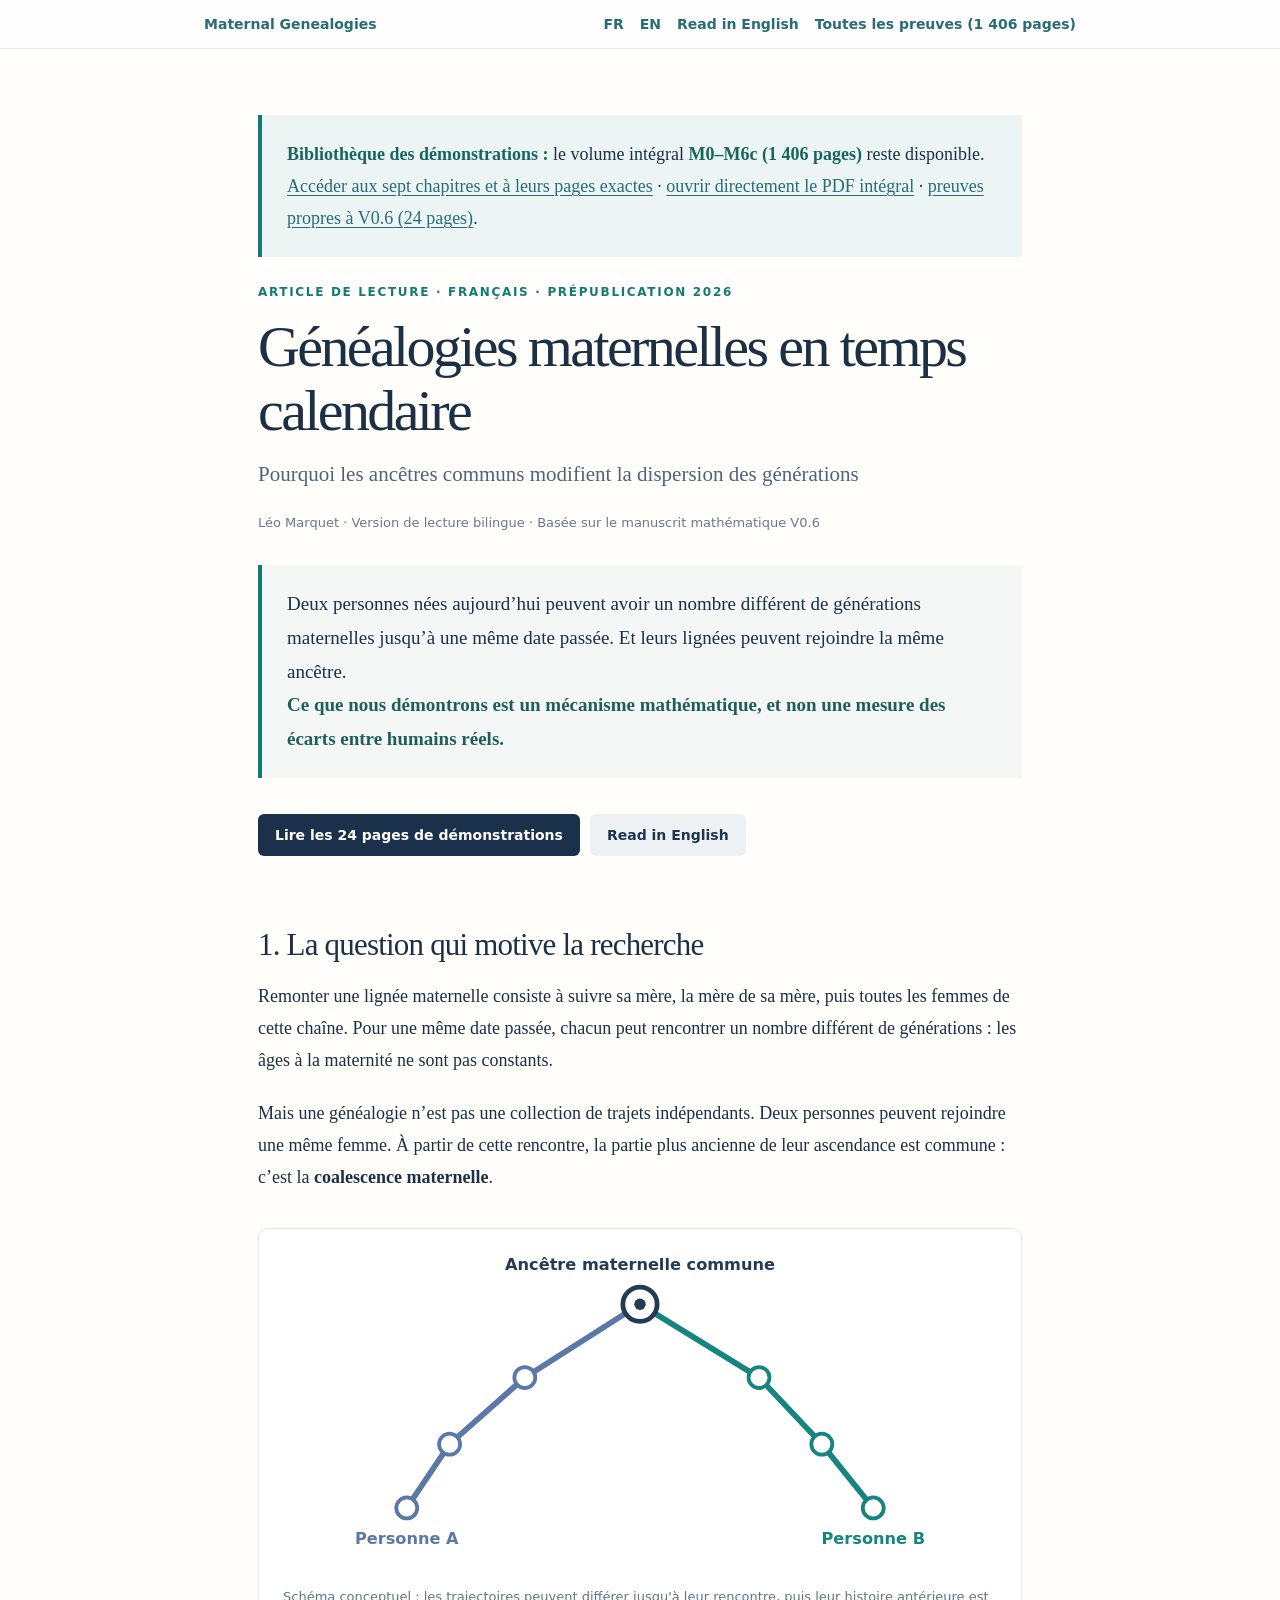
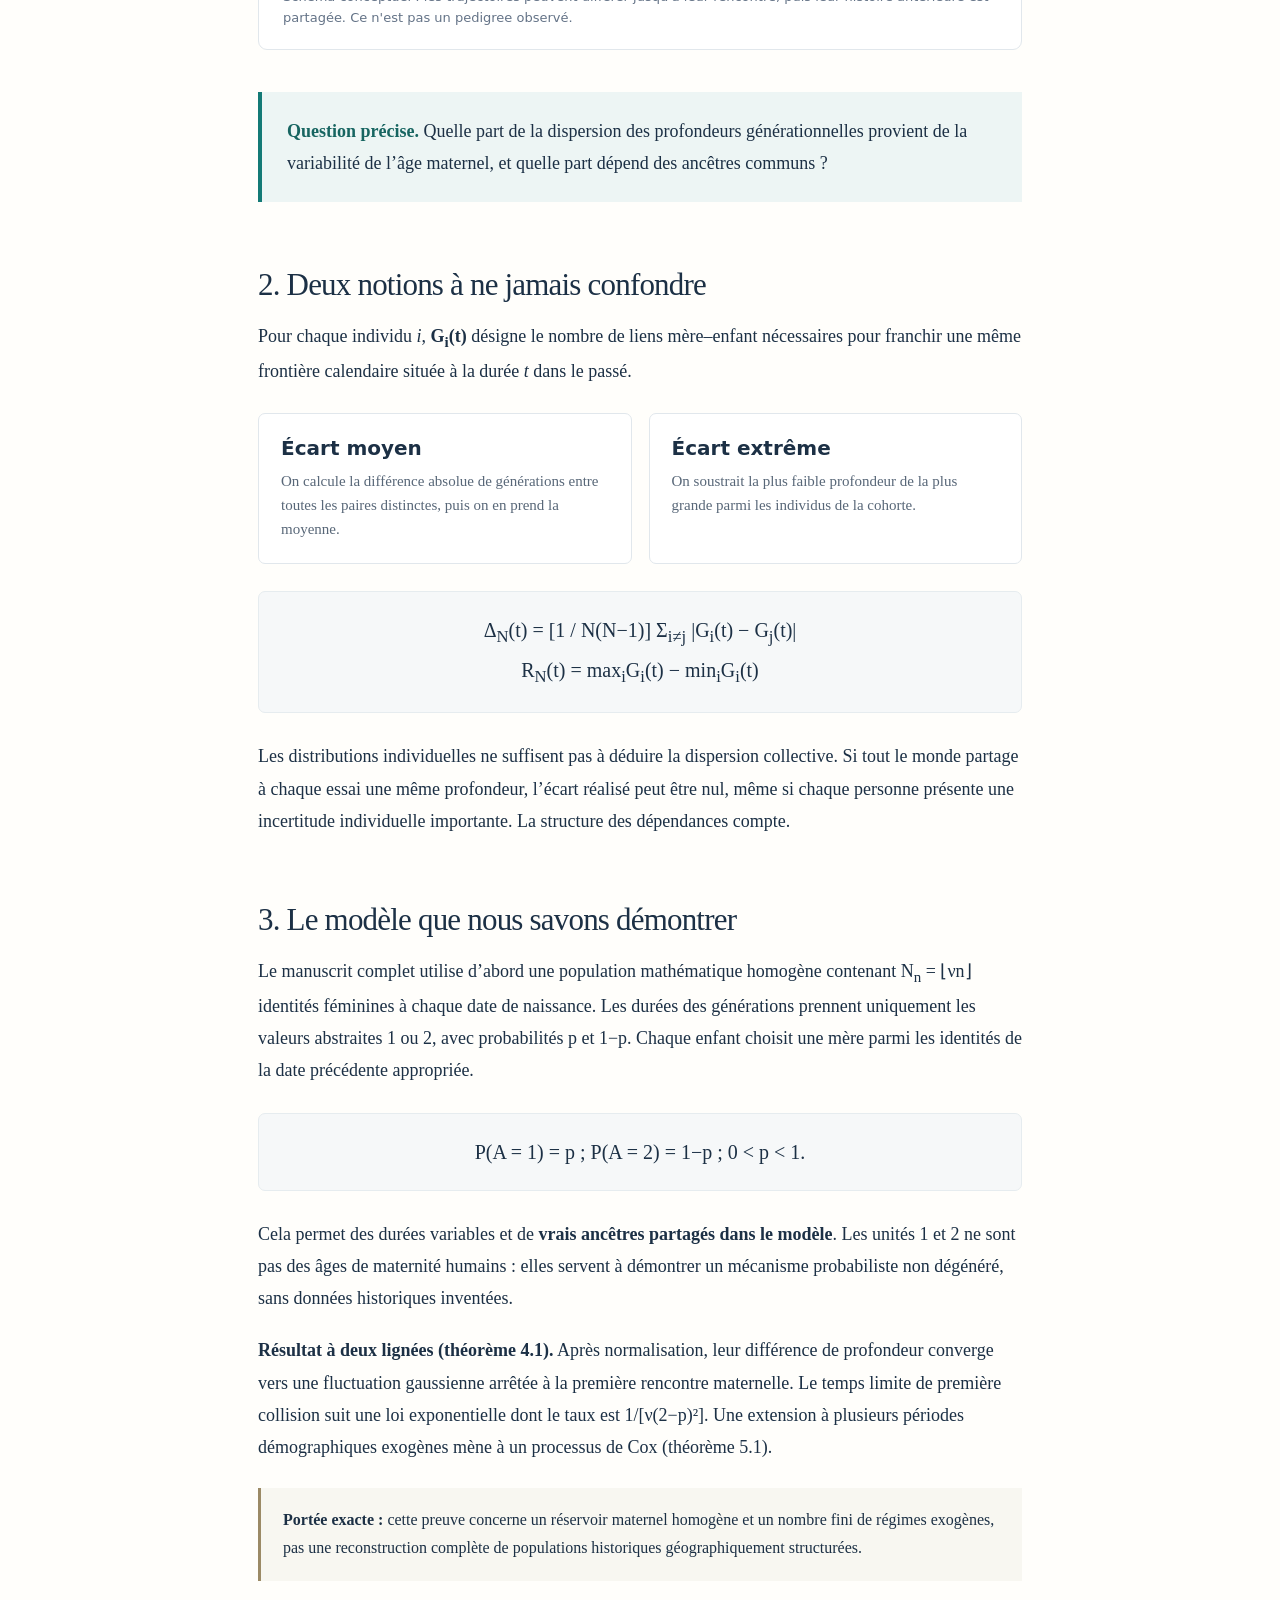
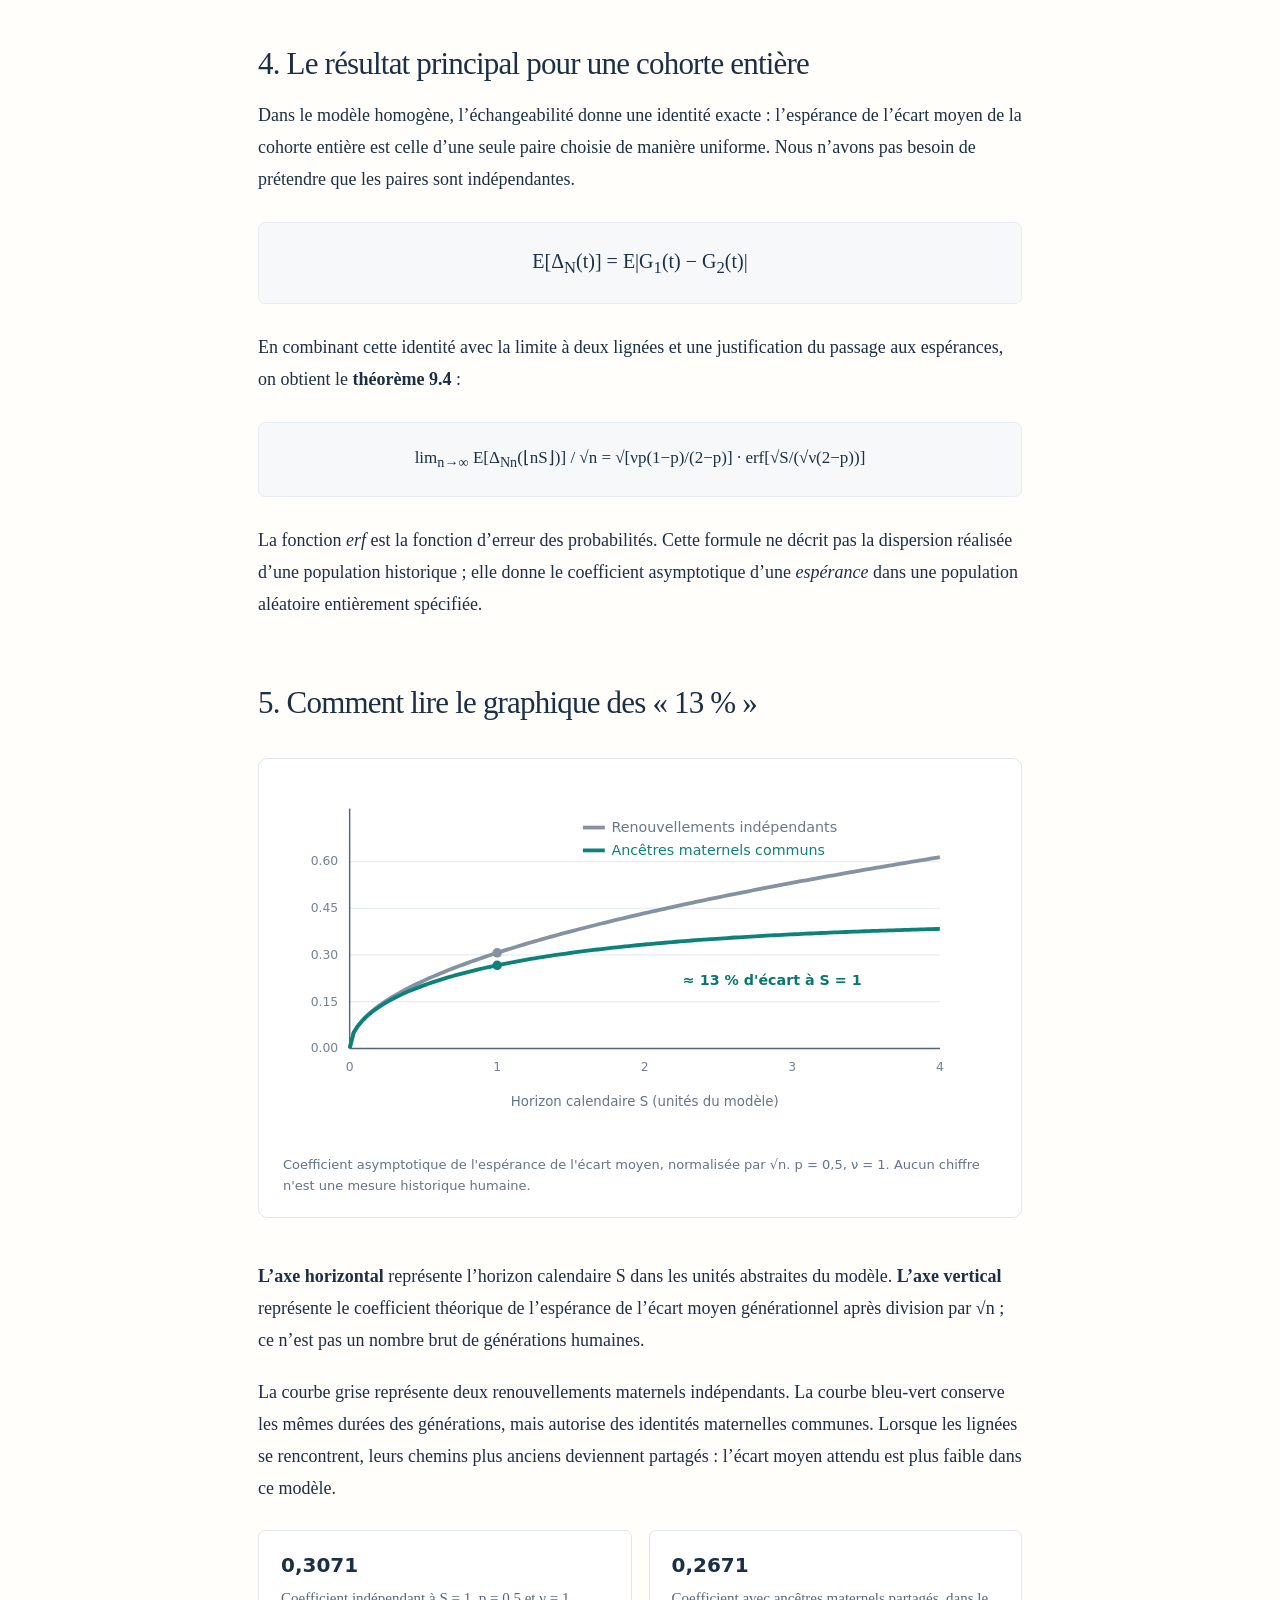
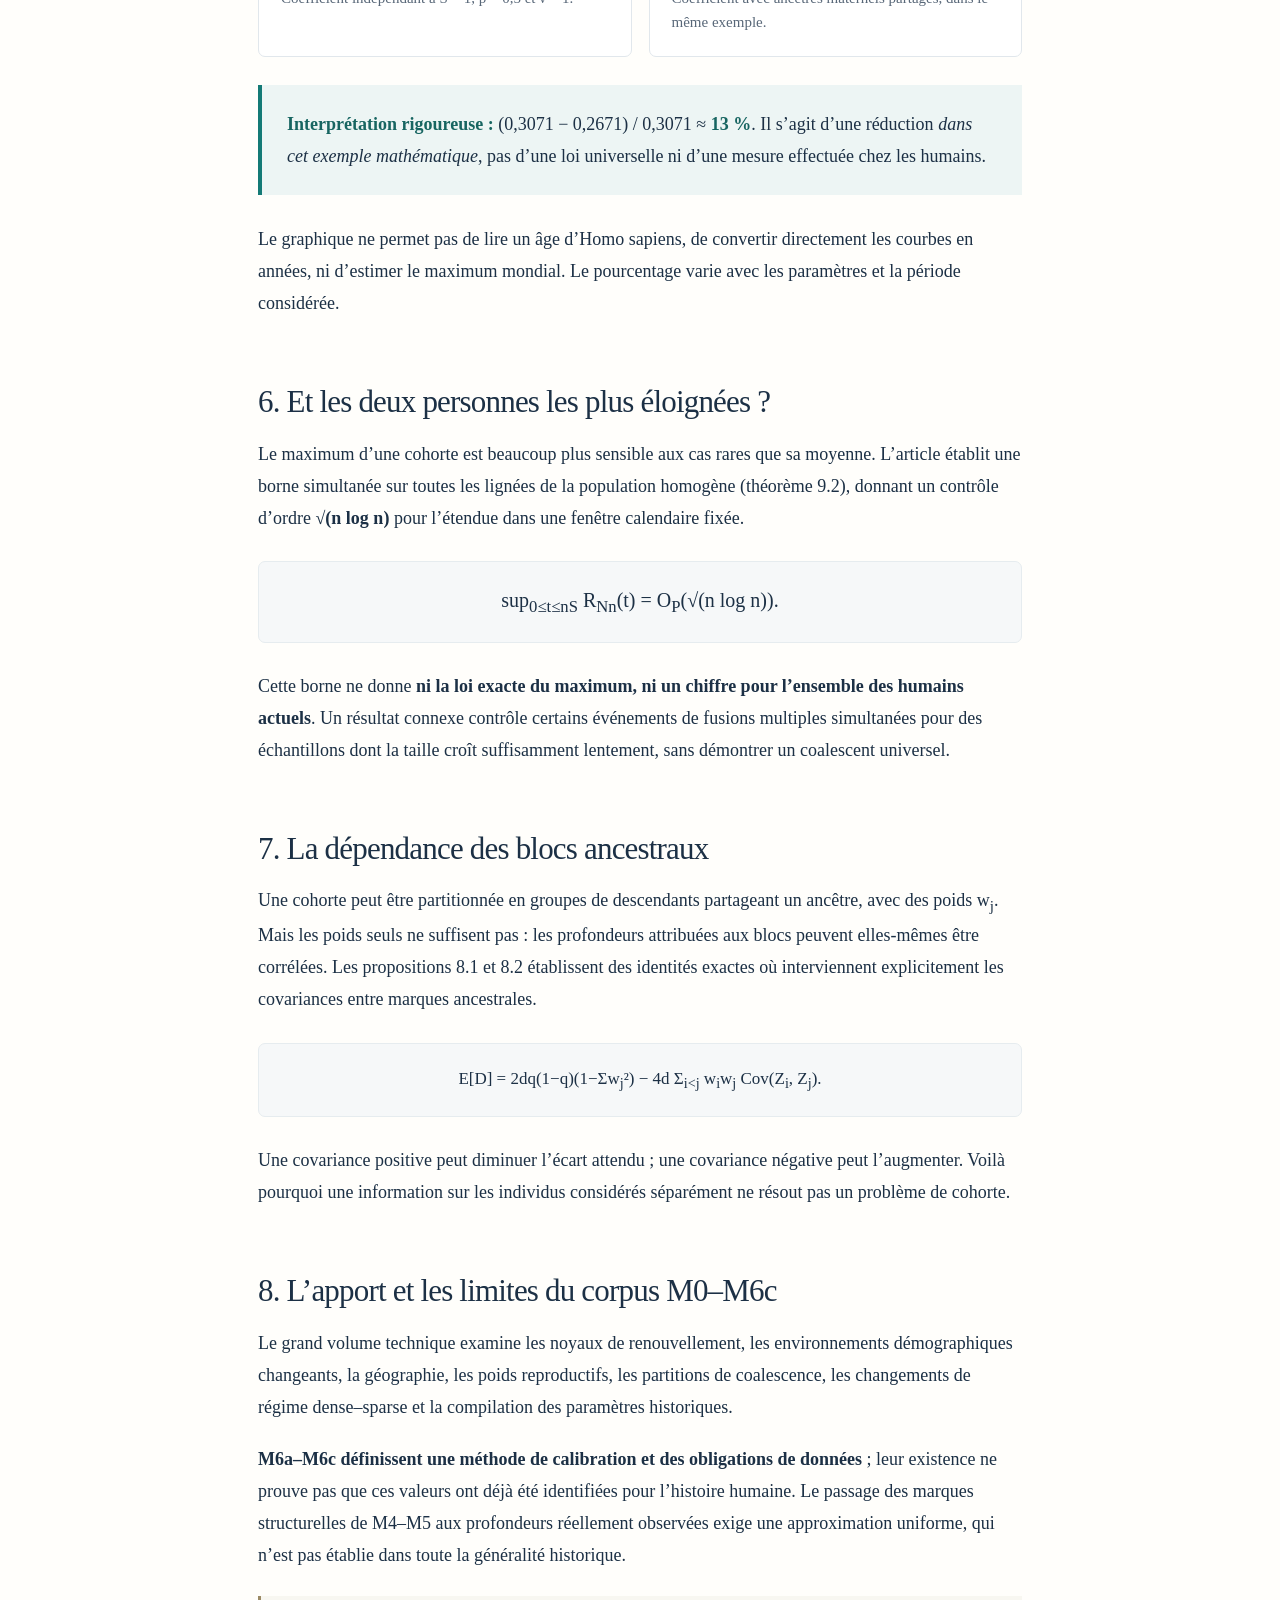
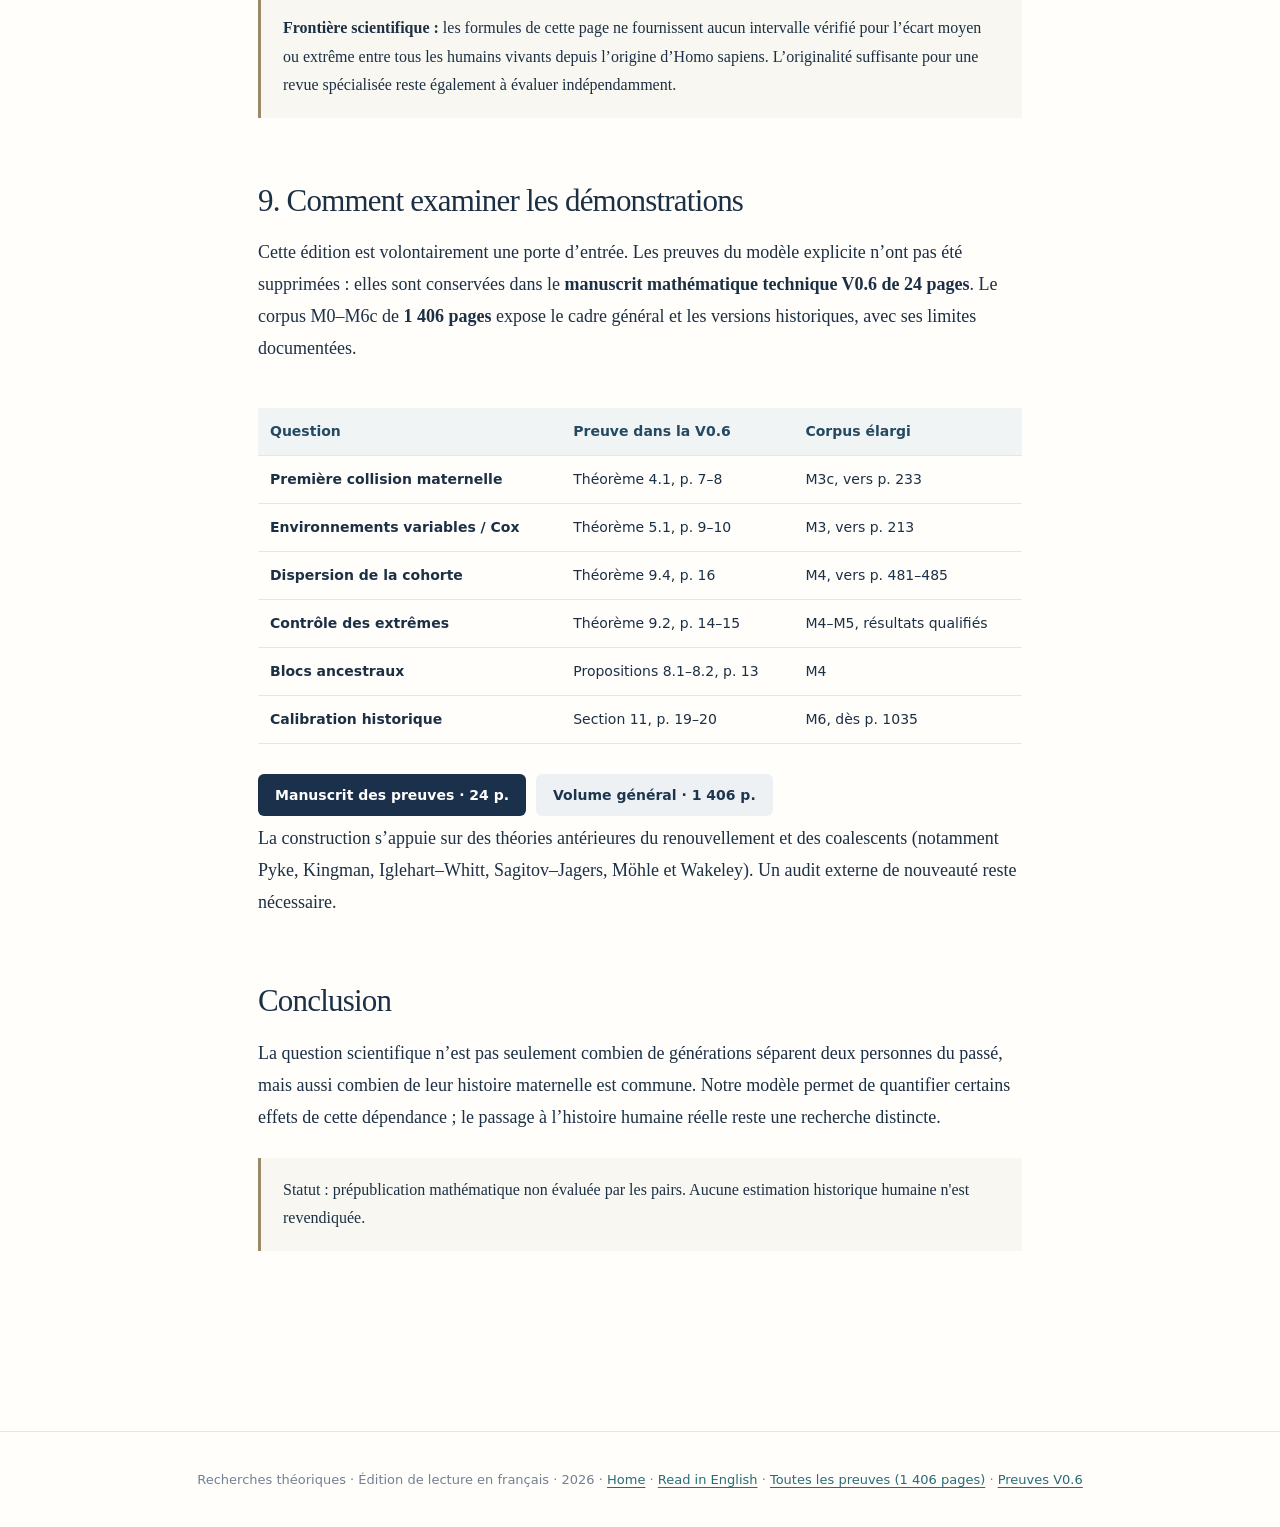
<file: article-fr.html>
<!doctype html><html lang="fr"><head><meta charset="utf-8"><meta name="viewport" content="width=device-width,initial-scale=1"><meta name="description" content="Article scientifique accessible sur les généalogies maternelles, les ancêtres communs et la dispersion des générations."><title>Généalogies maternelles en temps calendaire — Article français</title><link rel="stylesheet" href="./articles.css"><link rel="canonical" href="https://leomarquet14-star.github.io/maternal-genealogies/article-fr.html"></head><body><header class="top"><div class="top-in"><a href="./">Maternal Genealogies</a><nav><a href="./article-fr.html" lang="fr">FR</a><a href="./article-en.html" lang="en">EN</a><a href="article-en.html">Read in English</a><a href="./preuves-fr.html">Toutes les preuves (1 406 pages)</a></nav></div></header><main><aside class="callout" style="margin-top:8px"><strong>Bibliothèque des démonstrations :</strong> le volume intégral <strong>M0–M6c (1 406 pages)</strong> reste disponible. <a href="./preuves-fr.html">Accéder aux sept chapitres et à leurs pages exactes</a> · <a href="./VOLUME_M0_M6C_ACCES_AUX_PREUVES.pdf">ouvrir directement le PDF intégral</a> · <a href="./manuscript_v0_6.pdf">preuves propres à V0.6 (24 pages)</a>.</aside><div class="kicker">ARTICLE DE LECTURE · FRANÇAIS · PRÉPUBLICATION 2026</div><h1>Généalogies maternelles en temps calendaire</h1><p class="sub">Pourquoi les ancêtres communs modifient la dispersion des générations</p><div class="meta">Léo Marquet · Version de lecture bilingue · Basée sur le manuscrit mathématique V0.6</div><div class="lede">Deux personnes nées aujourd’hui peuvent avoir un nombre différent de générations maternelles jusqu’à une même date passée. Et leurs lignées peuvent rejoindre la même ancêtre.<br><strong>Ce que nous démontrons est un mécanisme mathématique, et non une mesure des écarts entre humains réels.</strong></div><p><a class="button" href="./manuscript_v0_6.pdf">Lire les 24 pages de démonstrations</a><a class="button light" href="article-en.html">Read in English</a></p><section><h2>1. La question qui motive la recherche</h2><p>Remonter une lignée maternelle consiste à suivre sa mère, la mère de sa mère, puis toutes les femmes de cette chaîne. Pour une même date passée, chacun peut rencontrer un nombre différent de générations : les âges à la maternité ne sont pas constants.</p><p>Mais une généalogie n’est pas une collection de trajets indépendants. Deux personnes peuvent rejoindre une même femme. À partir de cette rencontre, la partie plus ancienne de leur ascendance est commune : c’est la <strong>coalescence maternelle</strong>.</p><figure class="figure"><svg viewBox="0 0 750 330" role="img" aria-label="Deux lignées maternelles qui se rejoignent chez une même femme"><rect width="750" height="330" fill="white"/><path d="M130 272 L175 205 L254 135 L375 58" stroke="#5b79a7" stroke-width="6" fill="none" stroke-linecap="round"/><path d="M620 272 L566 205 L500 135 L375 58" stroke="#16847f" stroke-width="6" fill="none" stroke-linecap="round"/><circle cx="130" cy="272" r="11" fill="#fff" stroke="#5b79a7" stroke-width="4"/><circle cx="175" cy="205" r="11" fill="#fff" stroke="#5b79a7" stroke-width="4"/><circle cx="254" cy="135" r="11" fill="#fff" stroke="#5b79a7" stroke-width="4"/><circle cx="620" cy="272" r="11" fill="#fff" stroke="#16847f" stroke-width="4"/><circle cx="566" cy="205" r="11" fill="#fff" stroke="#16847f" stroke-width="4"/><circle cx="500" cy="135" r="11" fill="#fff" stroke="#16847f" stroke-width="4"/><circle cx="375" cy="58" r="18" fill="#fff" stroke="#243b55" stroke-width="5"/><circle cx="375" cy="58" r="6" fill="#243b55"/><g font-family="system-ui" font-size="17" font-weight="700"><text x="375" y="22" text-anchor="middle" fill="#243b55">Ancêtre maternelle commune</text><text x="130" y="310" text-anchor="middle" fill="#5b79a7">Personne A</text><text x="620" y="310" text-anchor="middle" fill="#16847f">Personne B</text></g></svg><figcaption>Schéma conceptuel : les trajectoires peuvent différer jusqu'à leur rencontre, puis leur histoire antérieure est partagée. Ce n'est pas un pedigree observé.</figcaption></figure><div class="callout"><strong>Question précise.</strong> Quelle part de la dispersion des profondeurs générationnelles provient de la variabilité de l’âge maternel, et quelle part dépend des ancêtres communs ?</div></section><section><h2>2. Deux notions à ne jamais confondre</h2><p>Pour chaque individu <em>i</em>, <strong>G<sub>i</sub>(t)</strong> désigne le nombre de liens mère–enfant nécessaires pour franchir une même frontière calendaire située à la durée <em>t</em> dans le passé.</p><div class="grid"><div class="card"><h3>Écart moyen</h3><p>On calcule la différence absolue de générations entre toutes les paires distinctes, puis on en prend la moyenne.</p></div><div class="card"><h3>Écart extrême</h3><p>On soustrait la plus faible profondeur de la plus grande parmi les individus de la cohorte.</p></div></div><div class="eq">Δ<sub>N</sub>(t) = [1 / N(N−1)] Σ<sub>i≠j</sub> |G<sub>i</sub>(t) − G<sub>j</sub>(t)|<br>R<sub>N</sub>(t) = max<sub>i</sub>G<sub>i</sub>(t) − min<sub>i</sub>G<sub>i</sub>(t)</div><p>Les distributions individuelles ne suffisent pas à déduire la dispersion collective. Si tout le monde partage à chaque essai une même profondeur, l’écart réalisé peut être nul, même si chaque personne présente une incertitude individuelle importante. La structure des dépendances compte.</p></section><section><h2>3. Le modèle que nous savons démontrer</h2><p>Le manuscrit complet utilise d’abord une population mathématique homogène contenant N<sub>n</sub> = ⌊νn⌋ identités féminines à chaque date de naissance. Les durées des générations prennent uniquement les valeurs abstraites 1 ou 2, avec probabilités p et 1−p. Chaque enfant choisit une mère parmi les identités de la date précédente appropriée.</p><div class="eq">P(A = 1) = p ; P(A = 2) = 1−p ; 0 &lt; p &lt; 1.</div><p>Cela permet des durées variables et de <strong>vrais ancêtres partagés dans le modèle</strong>. Les unités 1 et 2 ne sont pas des âges de maternité humains : elles servent à démontrer un mécanisme probabiliste non dégénéré, sans données historiques inventées.</p><p><strong>Résultat à deux lignées (théorème 4.1).</strong> Après normalisation, leur différence de profondeur converge vers une fluctuation gaussienne arrêtée à la première rencontre maternelle. Le temps limite de première collision suit une loi exponentielle dont le taux est 1/[ν(2−p)²]. Une extension à plusieurs périodes démographiques exogènes mène à un processus de Cox (théorème 5.1).</p><div class="warning"><strong>Portée exacte :</strong> cette preuve concerne un réservoir maternel homogène et un nombre fini de régimes exogènes, pas une reconstruction complète de populations historiques géographiquement structurées.</div></section><section><h2>4. Le résultat principal pour une cohorte entière</h2><p>Dans le modèle homogène, l’échangeabilité donne une identité exacte : l’espérance de l’écart moyen de la cohorte entière est celle d’une seule paire choisie de manière uniforme. Nous n’avons pas besoin de prétendre que les paires sont indépendantes.</p><div class="eq">E[Δ<sub>N</sub>(t)] = E|G<sub>1</sub>(t) − G<sub>2</sub>(t)|</div><p>En combinant cette identité avec la limite à deux lignées et une justification du passage aux espérances, on obtient le <strong>théorème 9.4</strong> :</p><div class="eq long">lim<sub>n→∞</sub> E[Δ<sub>Nn</sub>(⌊nS⌋)] / √n = √[νp(1−p)/(2−p)] · erf[√S/(√ν(2−p))]</div><p>La fonction <em>erf</em> est la fonction d’erreur des probabilités. Cette formule ne décrit pas la dispersion réalisée d’une population historique ; elle donne le coefficient asymptotique d’une <em>espérance</em> dans une population aléatoire entièrement spécifiée.</p></section><section><h2>5. Comment lire le graphique des « 13 % »</h2><figure class="figure"><svg viewBox="0 0 750 370" role="img" aria-label="Comparaison mathématique des coefficients de dispersion moyenne des lignées indépendantes et des lignées partageant des ancêtres"><rect width="750" height="370" fill="#fff"/><g stroke="#e1e8eb" stroke-width="1"><line x1="70" y1="283" x2="690" y2="283"/><line x1="70" y1="233.95" x2="690" y2="233.95"/><line x1="70" y1="184.9" x2="690" y2="184.9"/><line x1="70" y1="135.85" x2="690" y2="135.85"/><line x1="70" y1="86.80000000000001" x2="690" y2="86.80000000000001"/></g><g fill="#758295" font-size="13" font-family="system-ui"><text x="58" y="287" text-anchor="end">0.00</text><text x="58" y="237.95" text-anchor="end">0.15</text><text x="58" y="188.9" text-anchor="end">0.30</text><text x="58" y="139.85" text-anchor="end">0.45</text><text x="58" y="90.80000000000001" text-anchor="end">0.60</text><text x="70" y="307" text-anchor="middle">0</text><text x="225" y="307" text-anchor="middle">1</text><text x="380" y="307" text-anchor="middle">2</text><text x="535" y="307" text-anchor="middle">3</text><text x="690" y="307" text-anchor="middle">4</text></g><g stroke="#526578" stroke-width="1.5"><line x1="70" y1="283" x2="690" y2="283"/><line x1="70" y1="31" x2="70" y2="283"/></g><path d="M70.00,283.00 L74.13,266.60 L78.27,259.81 L82.40,254.60 L86.53,250.20 L90.67,246.33 L94.80,242.83 L98.93,239.61 L103.07,236.62 L107.20,233.80 L111.33,231.14 L115.47,228.61 L119.60,226.19 L123.73,223.87 L127.87,221.64 L132.00,219.49 L136.13,217.40 L140.27,215.38 L144.40,213.42 L148.53,211.52 L152.67,209.66 L156.80,207.85 L160.93,206.08 L165.07,204.35 L169.20,202.66 L173.33,201.00 L177.47,199.38 L181.60,197.79 L185.73,196.22 L189.87,194.69 L194.00,193.18 L198.13,191.69 L202.27,190.23 L206.40,188.79 L210.53,187.38 L214.67,185.98 L218.80,184.61 L222.93,183.25 L227.07,181.91 L231.20,180.59 L235.33,179.28 L239.47,177.99 L243.60,176.72 L247.73,175.46 L251.87,174.22 L256.00,172.99 L260.13,171.78 L264.27,170.57 L268.40,169.38 L272.53,168.21 L276.67,167.04 L280.80,165.89 L284.93,164.74 L289.07,163.61 L293.20,162.49 L297.33,161.38 L301.47,160.28 L305.60,159.19 L309.73,158.11 L313.87,157.04 L318.00,155.97 L322.13,154.92 L326.27,153.87 L330.40,152.84 L334.53,151.81 L338.67,150.79 L342.80,149.77 L346.93,148.77 L351.07,147.77 L355.20,146.78 L359.33,145.80 L363.47,144.82 L367.60,143.85 L371.73,142.89 L375.87,141.93 L380.00,140.98 L384.13,140.04 L388.27,139.10 L392.40,138.17 L396.53,137.24 L400.67,136.32 L404.80,135.41 L408.93,134.50 L413.07,133.60 L417.20,132.70 L421.33,131.81 L425.47,130.92 L429.60,130.04 L433.73,129.16 L437.87,128.29 L442.00,127.42 L446.13,126.56 L450.27,125.71 L454.40,124.85 L458.53,124.00 L462.67,123.16 L466.80,122.32 L470.93,121.49 L475.07,120.66 L479.20,119.83 L483.33,119.01 L487.47,118.19 L491.60,117.38 L495.73,116.57 L499.87,115.76 L504.00,114.96 L508.13,114.16 L512.27,113.37 L516.40,112.58 L520.53,111.79 L524.67,111.00 L528.80,110.22 L532.93,109.45 L537.07,108.68 L541.20,107.91 L545.33,107.14 L549.47,106.38 L553.60,105.62 L557.73,104.86 L561.87,104.11 L566.00,103.36 L570.13,102.61 L574.27,101.87 L578.40,101.13 L582.53,100.39 L586.67,99.65 L590.80,98.92 L594.93,98.19 L599.07,97.47 L603.20,96.74 L607.33,96.02 L611.47,95.30 L615.60,94.59 L619.73,93.88 L623.87,93.17 L628.00,92.46 L632.13,91.76 L636.27,91.05 L640.40,90.35 L644.53,89.66 L648.67,88.96 L652.80,88.27 L656.93,87.58 L661.07,86.90 L665.20,86.21 L669.33,85.53 L673.47,84.85 L677.60,84.17 L681.73,83.50 L685.87,82.82 L690.00,82.15" fill="none" stroke="#8592a2" stroke-width="4"/><path d="M70.00,283.00 L74.13,266.67 L78.27,259.99 L82.40,254.93 L86.53,250.71 L90.67,247.04 L94.80,243.76 L98.93,240.78 L103.07,238.04 L107.20,235.50 L111.33,233.12 L115.47,230.88 L119.60,228.77 L123.73,226.77 L127.87,224.87 L132.00,223.06 L136.13,221.32 L140.27,219.66 L144.40,218.07 L148.53,216.54 L152.67,215.07 L156.80,213.65 L160.93,212.27 L165.07,210.95 L169.20,209.67 L173.33,208.43 L177.47,207.23 L181.60,206.07 L185.73,204.94 L189.87,203.84 L194.00,202.78 L198.13,201.74 L202.27,200.74 L206.40,199.76 L210.53,198.81 L214.67,197.88 L218.80,196.98 L222.93,196.10 L227.07,195.24 L231.20,194.40 L235.33,193.58 L239.47,192.79 L243.60,192.01 L247.73,191.25 L251.87,190.50 L256.00,189.78 L260.13,189.07 L264.27,188.38 L268.40,187.70 L272.53,187.04 L276.67,186.39 L280.80,185.75 L284.93,185.13 L289.07,184.53 L293.20,183.93 L297.33,183.35 L301.47,182.78 L305.60,182.22 L309.73,181.67 L313.87,181.14 L318.00,180.61 L322.13,180.10 L326.27,179.59 L330.40,179.10 L334.53,178.61 L338.67,178.14 L342.80,177.67 L346.93,177.22 L351.07,176.77 L355.20,176.33 L359.33,175.90 L363.47,175.47 L367.60,175.06 L371.73,174.65 L375.87,174.25 L380.00,173.86 L384.13,173.47 L388.27,173.09 L392.40,172.72 L396.53,172.35 L400.67,172.00 L404.80,171.64 L408.93,171.30 L413.07,170.96 L417.20,170.63 L421.33,170.30 L425.47,169.98 L429.60,169.66 L433.73,169.35 L437.87,169.04 L442.00,168.74 L446.13,168.45 L450.27,168.16 L454.40,167.87 L458.53,167.59 L462.67,167.32 L466.80,167.05 L470.93,166.78 L475.07,166.52 L479.20,166.26 L483.33,166.01 L487.47,165.76 L491.60,165.52 L495.73,165.28 L499.87,165.04 L504.00,164.81 L508.13,164.58 L512.27,164.36 L516.40,164.13 L520.53,163.92 L524.67,163.70 L528.80,163.49 L532.93,163.28 L537.07,163.08 L541.20,162.88 L545.33,162.68 L549.47,162.49 L553.60,162.30 L557.73,162.11 L561.87,161.93 L566.00,161.74 L570.13,161.56 L574.27,161.39 L578.40,161.21 L582.53,161.04 L586.67,160.88 L590.80,160.71 L594.93,160.55 L599.07,160.39 L603.20,160.23 L607.33,160.07 L611.47,159.92 L615.60,159.77 L619.73,159.62 L623.87,159.48 L628.00,159.33 L632.13,159.19 L636.27,159.05 L640.40,158.92 L644.53,158.78 L648.67,158.65 L652.80,158.52 L656.93,158.39 L661.07,158.26 L665.20,158.14 L669.33,158.01 L673.47,157.89 L677.60,157.77 L681.73,157.66 L685.87,157.54 L690.00,157.43" fill="none" stroke="#0d817a" stroke-width="4"/><circle cx="225" cy="182.5763672338" r="5" fill="#8592a2"/><circle cx="225" cy="195.6632789674" r="5" fill="#0d817a"/><text x="345" y="56" font-size="15" fill="#67788a" font-family="system-ui">Renouvellements indépendants</text><line x1="315" y1="51" x2="338" y2="51" stroke="#8592a2" stroke-width="4"/><text x="345" y="80" font-size="15" fill="#0d817a" font-family="system-ui">Ancêtres maternels communs</text><line x1="315" y1="75" x2="338" y2="75" stroke="#0d817a" stroke-width="4"/><text x="420" y="216" fill="#0a7770" font-weight="700" font-size="15" font-family="system-ui">≈ 13 % d'écart à S = 1</text><text x="380" y="344" text-anchor="middle" fill="#647488" font-size="14" font-family="system-ui">Horizon calendaire S (unités du modèle)</text></svg><figcaption>Coefficient asymptotique de l'espérance de l'écart moyen, normalisée par √n. p = 0,5, ν = 1. Aucun chiffre n'est une mesure historique humaine.</figcaption></figure><p><strong>L’axe horizontal</strong> représente l’horizon calendaire S dans les unités abstraites du modèle. <strong>L’axe vertical</strong> représente le coefficient théorique de l’espérance de l’écart moyen générationnel après division par √n ; ce n’est pas un nombre brut de générations humaines.</p><p>La courbe grise représente deux renouvellements maternels indépendants. La courbe bleu-vert conserve les mêmes durées des générations, mais autorise des identités maternelles communes. Lorsque les lignées se rencontrent, leurs chemins plus anciens deviennent partagés : l’écart moyen attendu est plus faible dans ce modèle.</p><div class="grid"><div class="card"><h3>0,3071</h3><p>Coefficient indépendant à S = 1, p = 0,5 et ν = 1.</p></div><div class="card"><h3>0,2671</h3><p>Coefficient avec ancêtres maternels partagés, dans le même exemple.</p></div></div><div class="callout"><strong>Interprétation rigoureuse :</strong> (0,3071 − 0,2671) / 0,3071 ≈ <strong>13 %</strong>. Il s’agit d’une réduction <em>dans cet exemple mathématique</em>, pas d’une loi universelle ni d’une mesure effectuée chez les humains.</div><p>Le graphique ne permet pas de lire un âge d’Homo sapiens, de convertir directement les courbes en années, ni d’estimer le maximum mondial. Le pourcentage varie avec les paramètres et la période considérée.</p></section><section><h2>6. Et les deux personnes les plus éloignées ?</h2><p>Le maximum d’une cohorte est beaucoup plus sensible aux cas rares que sa moyenne. L’article établit une borne simultanée sur toutes les lignées de la population homogène (théorème 9.2), donnant un contrôle d’ordre <strong>√(n log n)</strong> pour l’étendue dans une fenêtre calendaire fixée.</p><div class="eq">sup<sub>0≤t≤nS</sub> R<sub>Nn</sub>(t) = O<sub>P</sub>(√(n log n)).</div><p>Cette borne ne donne <strong>ni la loi exacte du maximum, ni un chiffre pour l’ensemble des humains actuels</strong>. Un résultat connexe contrôle certains événements de fusions multiples simultanées pour des échantillons dont la taille croît suffisamment lentement, sans démontrer un coalescent universel.</p></section><section><h2>7. La dépendance des blocs ancestraux</h2><p>Une cohorte peut être partitionnée en groupes de descendants partageant un ancêtre, avec des poids w<sub>j</sub>. Mais les poids seuls ne suffisent pas : les profondeurs attribuées aux blocs peuvent elles-mêmes être corrélées. Les propositions 8.1 et 8.2 établissent des identités exactes où interviennent explicitement les covariances entre marques ancestrales.</p><div class="eq long">E[D] = 2dq(1−q)(1−Σw<sub>j</sub>²) − 4d Σ<sub>i&lt;j</sub> w<sub>i</sub>w<sub>j</sub> Cov(Z<sub>i</sub>, Z<sub>j</sub>).</div><p>Une covariance positive peut diminuer l’écart attendu ; une covariance négative peut l’augmenter. Voilà pourquoi une information sur les individus considérés séparément ne résout pas un problème de cohorte.</p></section><section><h2>8. L’apport et les limites du corpus M0–M6c</h2><p>Le grand volume technique examine les noyaux de renouvellement, les environnements démographiques changeants, la géographie, les poids reproductifs, les partitions de coalescence, les changements de régime dense–sparse et la compilation des paramètres historiques.</p><p><strong>M6a–M6c définissent une méthode de calibration et des obligations de données</strong> ; leur existence ne prouve pas que ces valeurs ont déjà été identifiées pour l’histoire humaine. Le passage des marques structurelles de M4–M5 aux profondeurs réellement observées exige une approximation uniforme, qui n’est pas établie dans toute la généralité historique.</p><div class="warning"><strong>Frontière scientifique :</strong> les formules de cette page ne fournissent aucun intervalle vérifié pour l’écart moyen ou extrême entre tous les humains vivants depuis l’origine d’Homo sapiens. L’originalité suffisante pour une revue spécialisée reste également à évaluer indépendamment.</div></section><section><h2>9. Comment examiner les démonstrations</h2><p>Cette édition est volontairement une porte d’entrée. Les preuves du modèle explicite n’ont pas été supprimées : elles sont conservées dans le <strong>manuscrit mathématique technique V0.6 de 24 pages</strong>. Le corpus M0–M6c de <strong>1 406 pages</strong> expose le cadre général et les versions historiques, avec ses limites documentées.</p><div class="table-wrap"><table><thead><tr><th>Question</th><th>Preuve dans la V0.6</th><th>Corpus élargi</th></tr></thead><tbody><tr><td>Première collision maternelle</td><td>Théorème 4.1, p. 7–8</td><td>M3c, vers p. 233</td></tr><tr><td>Environnements variables / Cox</td><td>Théorème 5.1, p. 9–10</td><td>M3, vers p. 213</td></tr><tr><td>Dispersion de la cohorte</td><td>Théorème 9.4, p. 16</td><td>M4, vers p. 481–485</td></tr><tr><td>Contrôle des extrêmes</td><td>Théorème 9.2, p. 14–15</td><td>M4–M5, résultats qualifiés</td></tr><tr><td>Blocs ancestraux</td><td>Propositions 8.1–8.2, p. 13</td><td>M4</td></tr><tr><td>Calibration historique</td><td>Section 11, p. 19–20</td><td>M6, dès p. 1035</td></tr></tbody></table></div><a class="button" href="./manuscript_v0_6.pdf">Manuscrit des preuves · 24 p.</a><a class="button light" href="./VOLUME_M0_M6C_ACCES_AUX_PREUVES.pdf">Volume général · 1 406 p.</a><p>La construction s’appuie sur des théories antérieures du renouvellement et des coalescents (notamment Pyke, Kingman, Iglehart–Whitt, Sagitov–Jagers, Möhle et Wakeley). Un audit externe de nouveauté reste nécessaire.</p></section><section><h2>Conclusion</h2><p>La question scientifique n’est pas seulement combien de générations séparent deux personnes du passé, mais aussi combien de leur histoire maternelle est commune. Notre modèle permet de quantifier certains effets de cette dépendance ; le passage à l’histoire humaine réelle reste une recherche distincte.</p></section><div class="warning">Statut : prépublication mathématique non évaluée par les pairs. Aucune estimation historique humaine n'est revendiquée.</div></main><footer class="footer">Recherches théoriques · Édition de lecture en français · 2026 · <a href="./">Home</a> · <a href="article-en.html">Read in English</a> · <a href="./preuves-fr.html">Toutes les preuves (1 406 pages)</a> · <a href="./manuscript_v0_6.pdf">Preuves V0.6</a></footer></body></html>
</file>
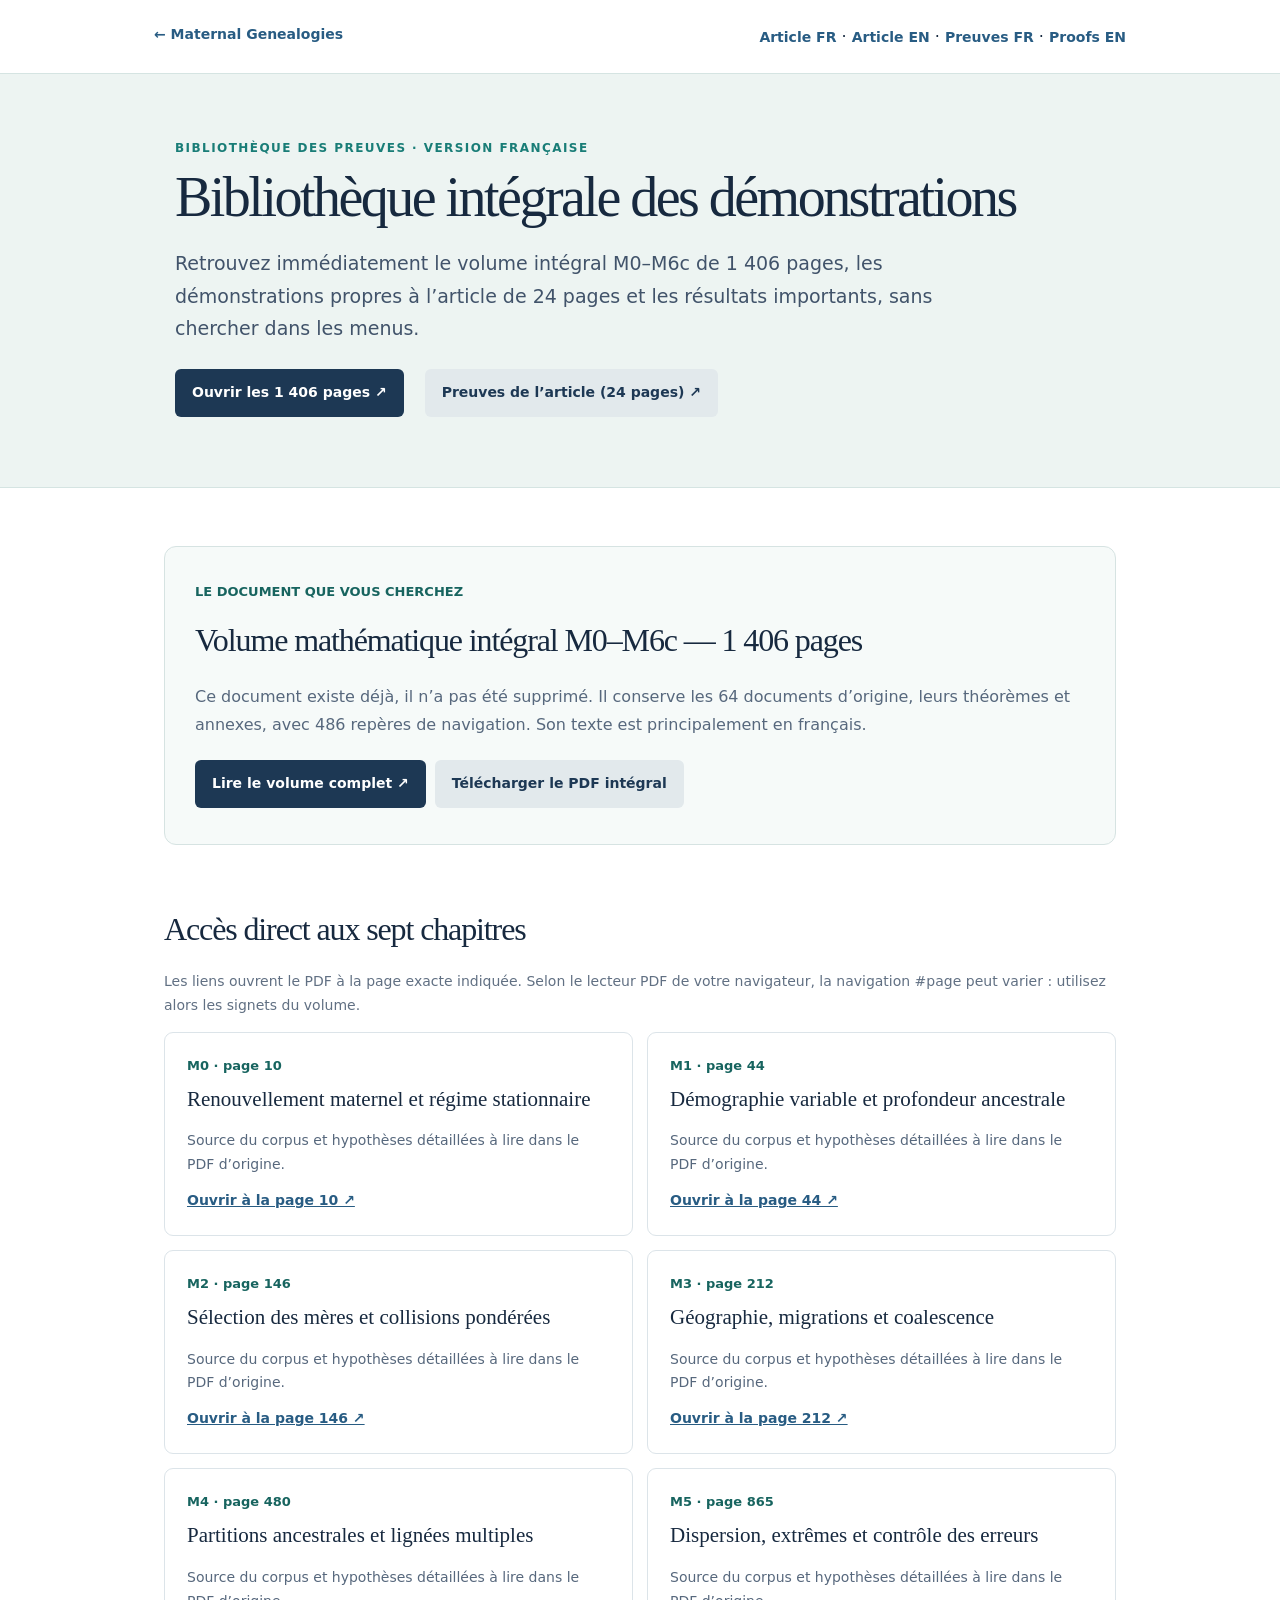
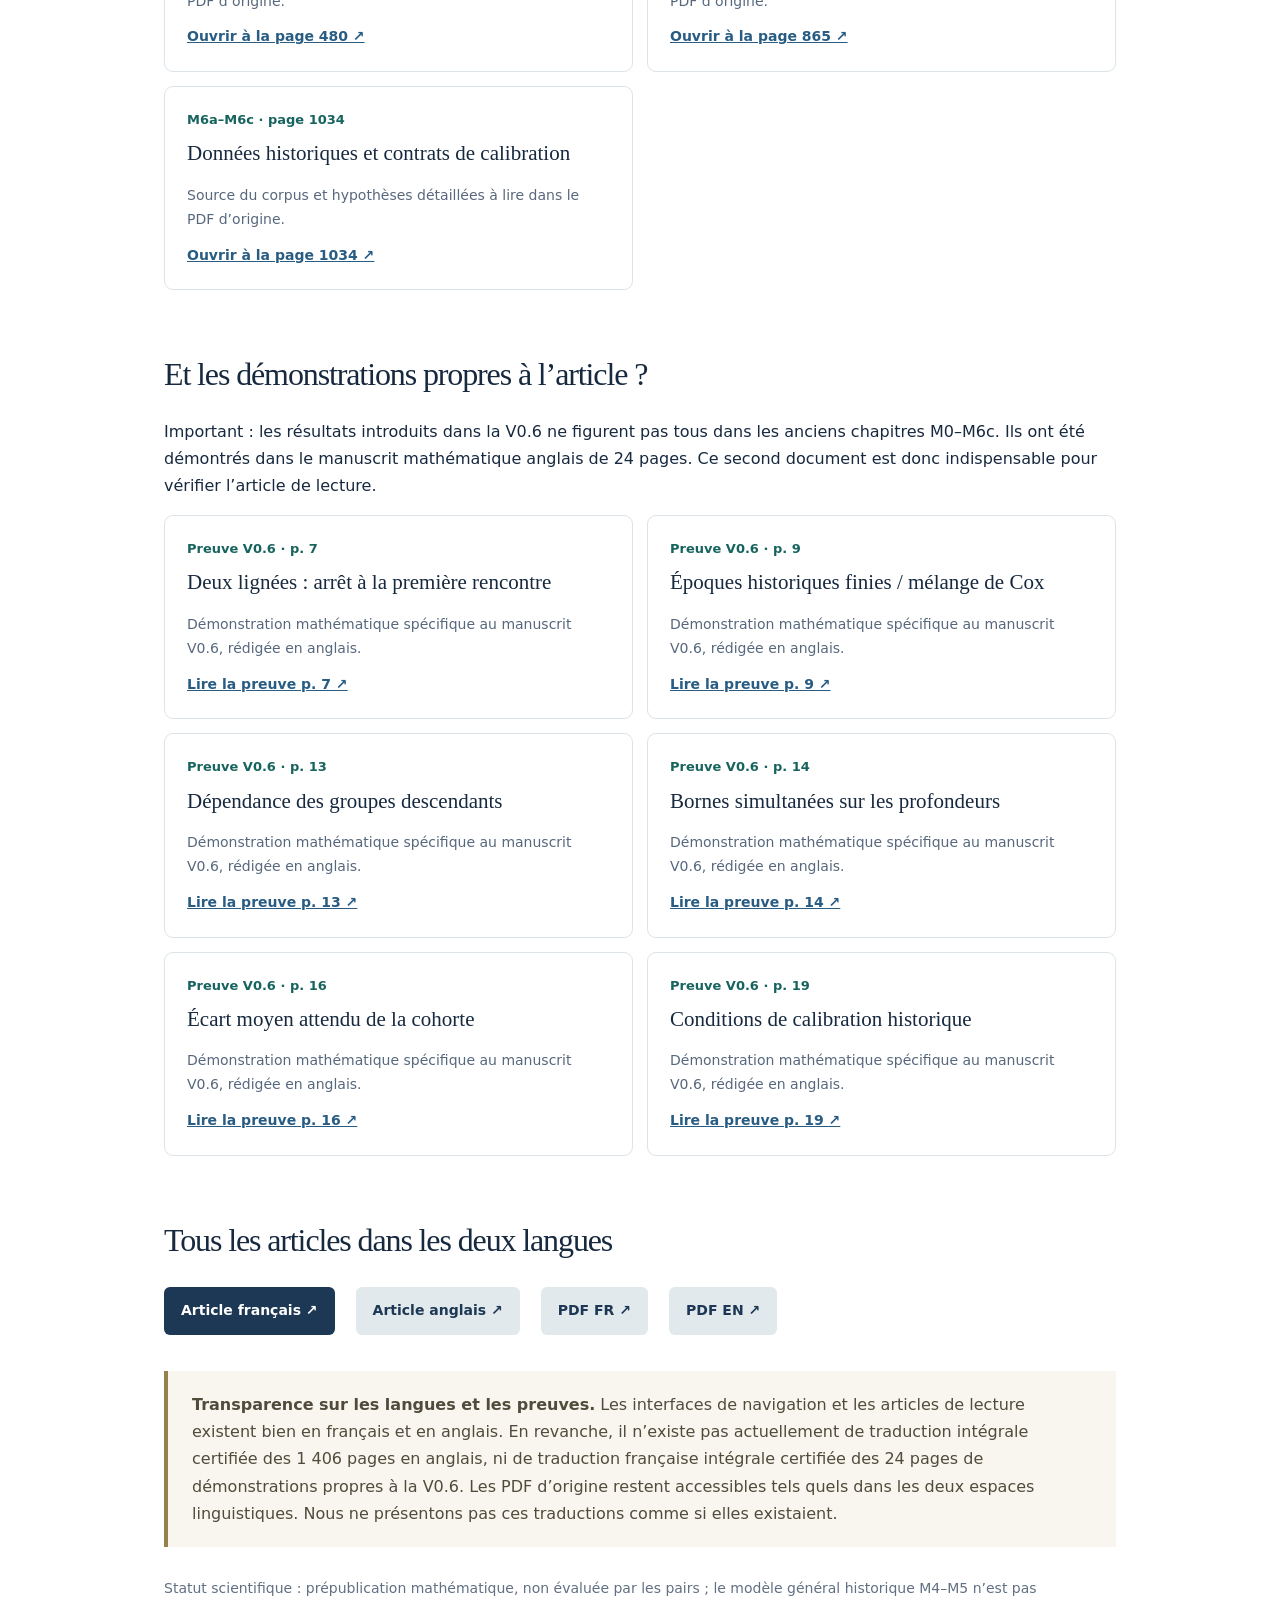
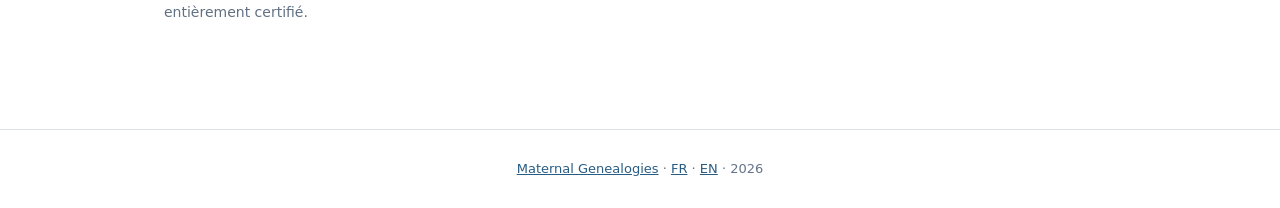
<file: preuves-fr.html>
<!doctype html><html lang="fr"><head><meta charset="utf-8"><meta name="viewport" content="width=device-width,initial-scale=1"><meta name="description" content="Accès direct aux 1406 pages de preuves mathématiques M0-M6c et au manuscrit V0.6 avec navigation française."><title>Bibliothèque intégrale des démonstrations — Maternal Genealogies</title><link rel="canonical" href="https://leomarquet14-star.github.io/maternal-genealogies/preuves-fr.html"><style>:root{--ink:#17293f;--sub:#57687d;--bg:#f7f8f7;--border:#dce4e9;--teal:#197d77}*{box-sizing:border-box}body{margin:0;background:#fff;color:var(--ink);font:16px/1.7 system-ui,-apple-system,sans-serif}a{color:#285c83}nav{max-width:1020px;padding:23px 24px;margin:auto;display:flex;justify-content:space-between;gap:18px;flex-wrap:wrap}nav a{text-decoration:none;font-size:14px;font-weight:650}header{background:#edf4f2;border-top:1px solid #d5e4e2;border-bottom:1px solid #d5e4e2;padding:64px 24px}header>div{max-width:930px;margin:auto}h1,h2,h3{font-family:Georgia,serif;font-weight:500}h1{font-size:clamp(36px,5vw,56px);letter-spacing:-.045em;line-height:1.12;margin:7px 0 14px}h2{font-size:32px;letter-spacing:-.035em;margin:57px 0 14px}h3{font-size:21px;margin:0 0 6px}.eyebrow{font-size:12px;letter-spacing:.12em;text-transform:uppercase;font-weight:750;color:var(--teal)}.lead{font-size:19px;max-width:780px;color:#41536a}.wrap{max-width:1000px;margin:auto;padding:30px 24px 90px}.feature{border:1px solid #d6e3e2;border-radius:12px;padding:30px;margin:28px 0;background:#f6faf9}.feature b{font-size:20px}.feature p,.card p{color:var(--sub)}.tag{display:inline-block;color:#17645f;font-weight:720;font-size:13px;margin-bottom:5px}.button{display:inline-flex;align-items:center;text-decoration:none;background:#1d3854;color:#fff;padding:12px 17px;border-radius:6px;font-weight:700;font-size:14px;margin:6px 9px 6px 0}.button.alt{color:#1d3854;background:#e2e9ec}.button:hover{filter:brightness(1.1)}.cards{display:grid;grid-template-columns:repeat(2,minmax(0,1fr));gap:14px}.card{padding:22px;border:1px solid var(--border);border-radius:9px;background:white;display:flex;flex-direction:column}.card p{font-size:14px;flex:1;margin:6px 0 12px}.card a{font-size:14px;font-weight:720}.caution{border-left:4px solid #96804d;background:#f8f6ee;padding:20px 24px;margin:30px 0;color:#514b3c}.explain{font-size:14px;color:#617083}.direct{display:flex;gap:12px;flex-wrap:wrap}.mini{display:inline-block;padding:6px 10px;border:1px solid #d6e0e4;border-radius:20px;font-size:12px;font-weight:650;color:#4a6074}.footer{border-top:1px solid #dce3e8;text-align:center;padding:28px;color:#647489;font-size:13px}@media(max-width:720px){.cards{grid-template-columns:1fr}header{padding:45px 18px}.wrap{padding:24px 18px 70px}.feature{padding:20px}h2{font-size:27px}}@media print{header{padding:22px}nav,.button{display:none}.wrap{padding:15px}.cards{break-inside:avoid}.card{break-inside:avoid}.feature{break-inside:avoid}}</style></head><body><nav><a href="./">← Maternal Genealogies</a><div><a href="./article-fr.html">Article FR</a> · <a href="./article-en.html">Article EN</a> · <a href="./preuves-fr.html">Preuves FR</a> · <a href="./proofs-en.html">Proofs EN</a></div></nav><header><div><div class="eyebrow">Bibliothèque des preuves · Version française</div><h1>Bibliothèque intégrale des démonstrations</h1><p class="lead">Retrouvez immédiatement le volume intégral M0–M6c de 1 406 pages, les démonstrations propres à l’article de 24 pages et les résultats importants, sans chercher dans les menus.</p><div class="direct"><a class="button" href="./VOLUME_M0_M6C_ACCES_AUX_PREUVES.pdf" target="_blank" rel="noopener">Ouvrir les 1 406 pages ↗</a><a class="button alt" href="./manuscript_v0_6.pdf" target="_blank" rel="noopener">Preuves de l’article (24 pages) ↗</a></div></div></header><main class="wrap"><div class="feature"><div class="tag">LE DOCUMENT QUE VOUS CHERCHEZ</div><h2 style="margin:5px 0 12px">Volume mathématique intégral M0–M6c — 1 406 pages</h2><p>Ce document existe déjà, il n’a pas été supprimé. Il conserve les 64 documents d’origine, leurs théorèmes et annexes, avec 486 repères de navigation. Son texte est principalement en français.</p><a class="button" href="./VOLUME_M0_M6C_ACCES_AUX_PREUVES.pdf" target="_blank" rel="noopener">Lire le volume complet ↗</a><a class="button alt" href="./VOLUME_M0_M6C_ACCES_AUX_PREUVES.pdf" download>Télécharger le PDF intégral</a></div><h2>Accès direct aux sept chapitres</h2><p class="explain">Les liens ouvrent le PDF à la page exacte indiquée. Selon le lecteur PDF de votre navigateur, la navigation #page peut varier : utilisez alors les signets du volume.</p><div class="cards"><article class="card"><div class="tag">M0 · page 10</div><h3>Renouvellement maternel et régime stationnaire</h3><p>Source du corpus et hypothèses détaillées à lire dans le PDF d’origine.</p><a href="./VOLUME_M0_M6C_ACCES_AUX_PREUVES.pdf#page=10" target="_blank" rel="noopener">Ouvrir à la page 10 ↗</a></article><article class="card"><div class="tag">M1 · page 44</div><h3>Démographie variable et profondeur ancestrale</h3><p>Source du corpus et hypothèses détaillées à lire dans le PDF d’origine.</p><a href="./VOLUME_M0_M6C_ACCES_AUX_PREUVES.pdf#page=44" target="_blank" rel="noopener">Ouvrir à la page 44 ↗</a></article><article class="card"><div class="tag">M2 · page 146</div><h3>Sélection des mères et collisions pondérées</h3><p>Source du corpus et hypothèses détaillées à lire dans le PDF d’origine.</p><a href="./VOLUME_M0_M6C_ACCES_AUX_PREUVES.pdf#page=146" target="_blank" rel="noopener">Ouvrir à la page 146 ↗</a></article><article class="card"><div class="tag">M3 · page 212</div><h3>Géographie, migrations et coalescence</h3><p>Source du corpus et hypothèses détaillées à lire dans le PDF d’origine.</p><a href="./VOLUME_M0_M6C_ACCES_AUX_PREUVES.pdf#page=212" target="_blank" rel="noopener">Ouvrir à la page 212 ↗</a></article><article class="card"><div class="tag">M4 · page 480</div><h3>Partitions ancestrales et lignées multiples</h3><p>Source du corpus et hypothèses détaillées à lire dans le PDF d’origine.</p><a href="./VOLUME_M0_M6C_ACCES_AUX_PREUVES.pdf#page=480" target="_blank" rel="noopener">Ouvrir à la page 480 ↗</a></article><article class="card"><div class="tag">M5 · page 865</div><h3>Dispersion, extrêmes et contrôle des erreurs</h3><p>Source du corpus et hypothèses détaillées à lire dans le PDF d’origine.</p><a href="./VOLUME_M0_M6C_ACCES_AUX_PREUVES.pdf#page=865" target="_blank" rel="noopener">Ouvrir à la page 865 ↗</a></article><article class="card"><div class="tag">M6a–M6c · page 1034</div><h3>Données historiques et contrats de calibration</h3><p>Source du corpus et hypothèses détaillées à lire dans le PDF d’origine.</p><a href="./VOLUME_M0_M6C_ACCES_AUX_PREUVES.pdf#page=1034" target="_blank" rel="noopener">Ouvrir à la page 1034 ↗</a></article></div><h2>Et les démonstrations propres à l’article ?</h2><p>Important : les résultats introduits dans la V0.6 ne figurent pas tous dans les anciens chapitres M0–M6c. Ils ont été démontrés dans le manuscrit mathématique anglais de 24 pages. Ce second document est donc indispensable pour vérifier l’article de lecture.</p><div class="cards"><article class="card"><div class="tag">Preuve V0.6 · p. 7</div><h3>Deux lignées : arrêt à la première rencontre</h3><p>Démonstration mathématique spécifique au manuscrit V0.6, rédigée en anglais.</p><a href="./manuscript_v0_6.pdf#page=7" target="_blank" rel="noopener">Lire la preuve p. 7 ↗</a></article><article class="card"><div class="tag">Preuve V0.6 · p. 9</div><h3>Époques historiques finies / mélange de Cox</h3><p>Démonstration mathématique spécifique au manuscrit V0.6, rédigée en anglais.</p><a href="./manuscript_v0_6.pdf#page=9" target="_blank" rel="noopener">Lire la preuve p. 9 ↗</a></article><article class="card"><div class="tag">Preuve V0.6 · p. 13</div><h3>Dépendance des groupes descendants</h3><p>Démonstration mathématique spécifique au manuscrit V0.6, rédigée en anglais.</p><a href="./manuscript_v0_6.pdf#page=13" target="_blank" rel="noopener">Lire la preuve p. 13 ↗</a></article><article class="card"><div class="tag">Preuve V0.6 · p. 14</div><h3>Bornes simultanées sur les profondeurs</h3><p>Démonstration mathématique spécifique au manuscrit V0.6, rédigée en anglais.</p><a href="./manuscript_v0_6.pdf#page=14" target="_blank" rel="noopener">Lire la preuve p. 14 ↗</a></article><article class="card"><div class="tag">Preuve V0.6 · p. 16</div><h3>Écart moyen attendu de la cohorte</h3><p>Démonstration mathématique spécifique au manuscrit V0.6, rédigée en anglais.</p><a href="./manuscript_v0_6.pdf#page=16" target="_blank" rel="noopener">Lire la preuve p. 16 ↗</a></article><article class="card"><div class="tag">Preuve V0.6 · p. 19</div><h3>Conditions de calibration historique</h3><p>Démonstration mathématique spécifique au manuscrit V0.6, rédigée en anglais.</p><a href="./manuscript_v0_6.pdf#page=19" target="_blank" rel="noopener">Lire la preuve p. 19 ↗</a></article></div><h2>Tous les articles dans les deux langues</h2><div class="direct"><a class="button" href="./article-fr.html">Article français ↗</a><a class="button alt" href="./article-en.html">Article anglais ↗</a><a class="button alt" href="./article-fr.pdf">PDF FR ↗</a><a class="button alt" href="./article-en.pdf">PDF EN ↗</a></div><div class="caution"><strong>Transparence sur les langues et les preuves.</strong> Les interfaces de navigation et les articles de lecture existent bien en français et en anglais. En revanche, il n’existe pas actuellement de traduction intégrale certifiée des 1 406 pages en anglais, ni de traduction française intégrale certifiée des 24 pages de démonstrations propres à la V0.6. Les PDF d’origine restent accessibles tels quels dans les deux espaces linguistiques. Nous ne présentons pas ces traductions comme si elles existaient.</div><p class="explain">Statut scientifique : prépublication mathématique, non évaluée par les pairs ; le modèle général historique M4–M5 n’est pas entièrement certifié.</p></main><footer class="footer"><a href="./">Maternal Genealogies</a> · <a href="./preuves-fr.html">FR</a> · <a href="./proofs-en.html">EN</a> · 2026</footer></body></html>
</file>
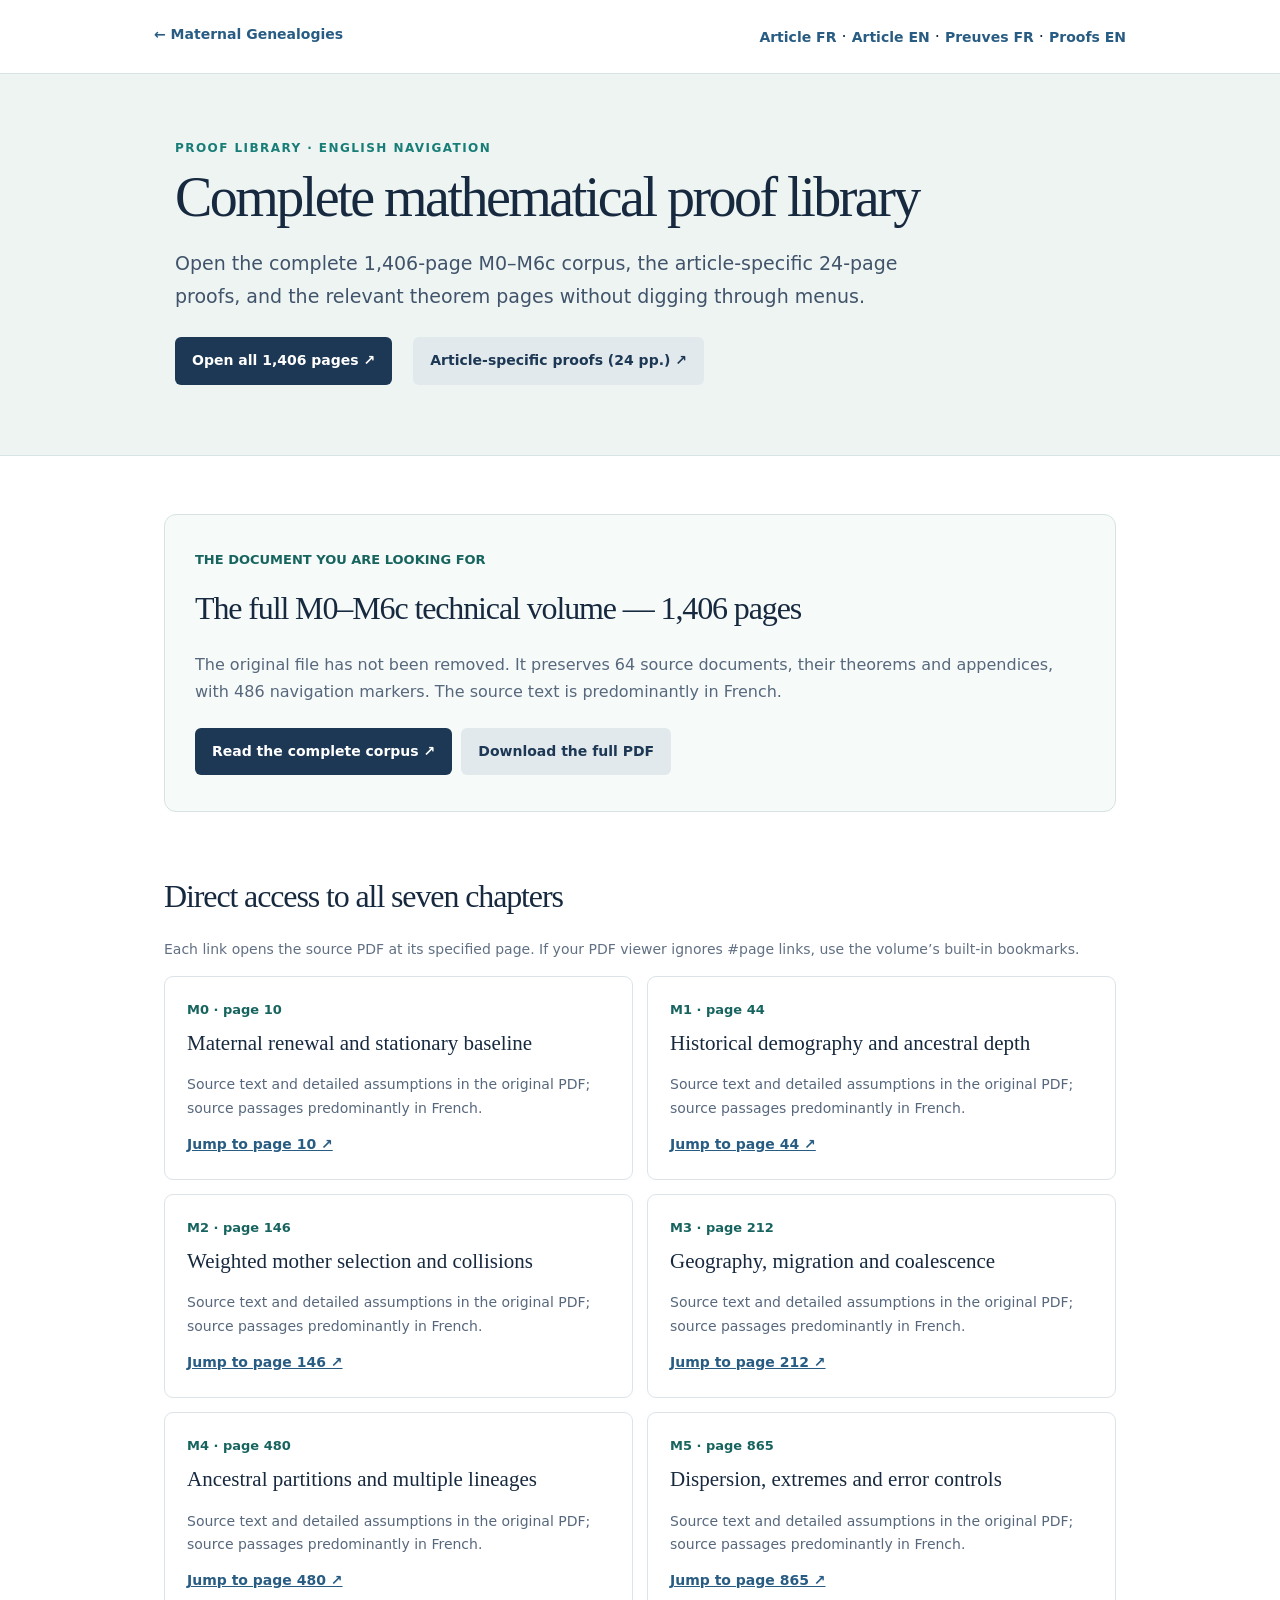
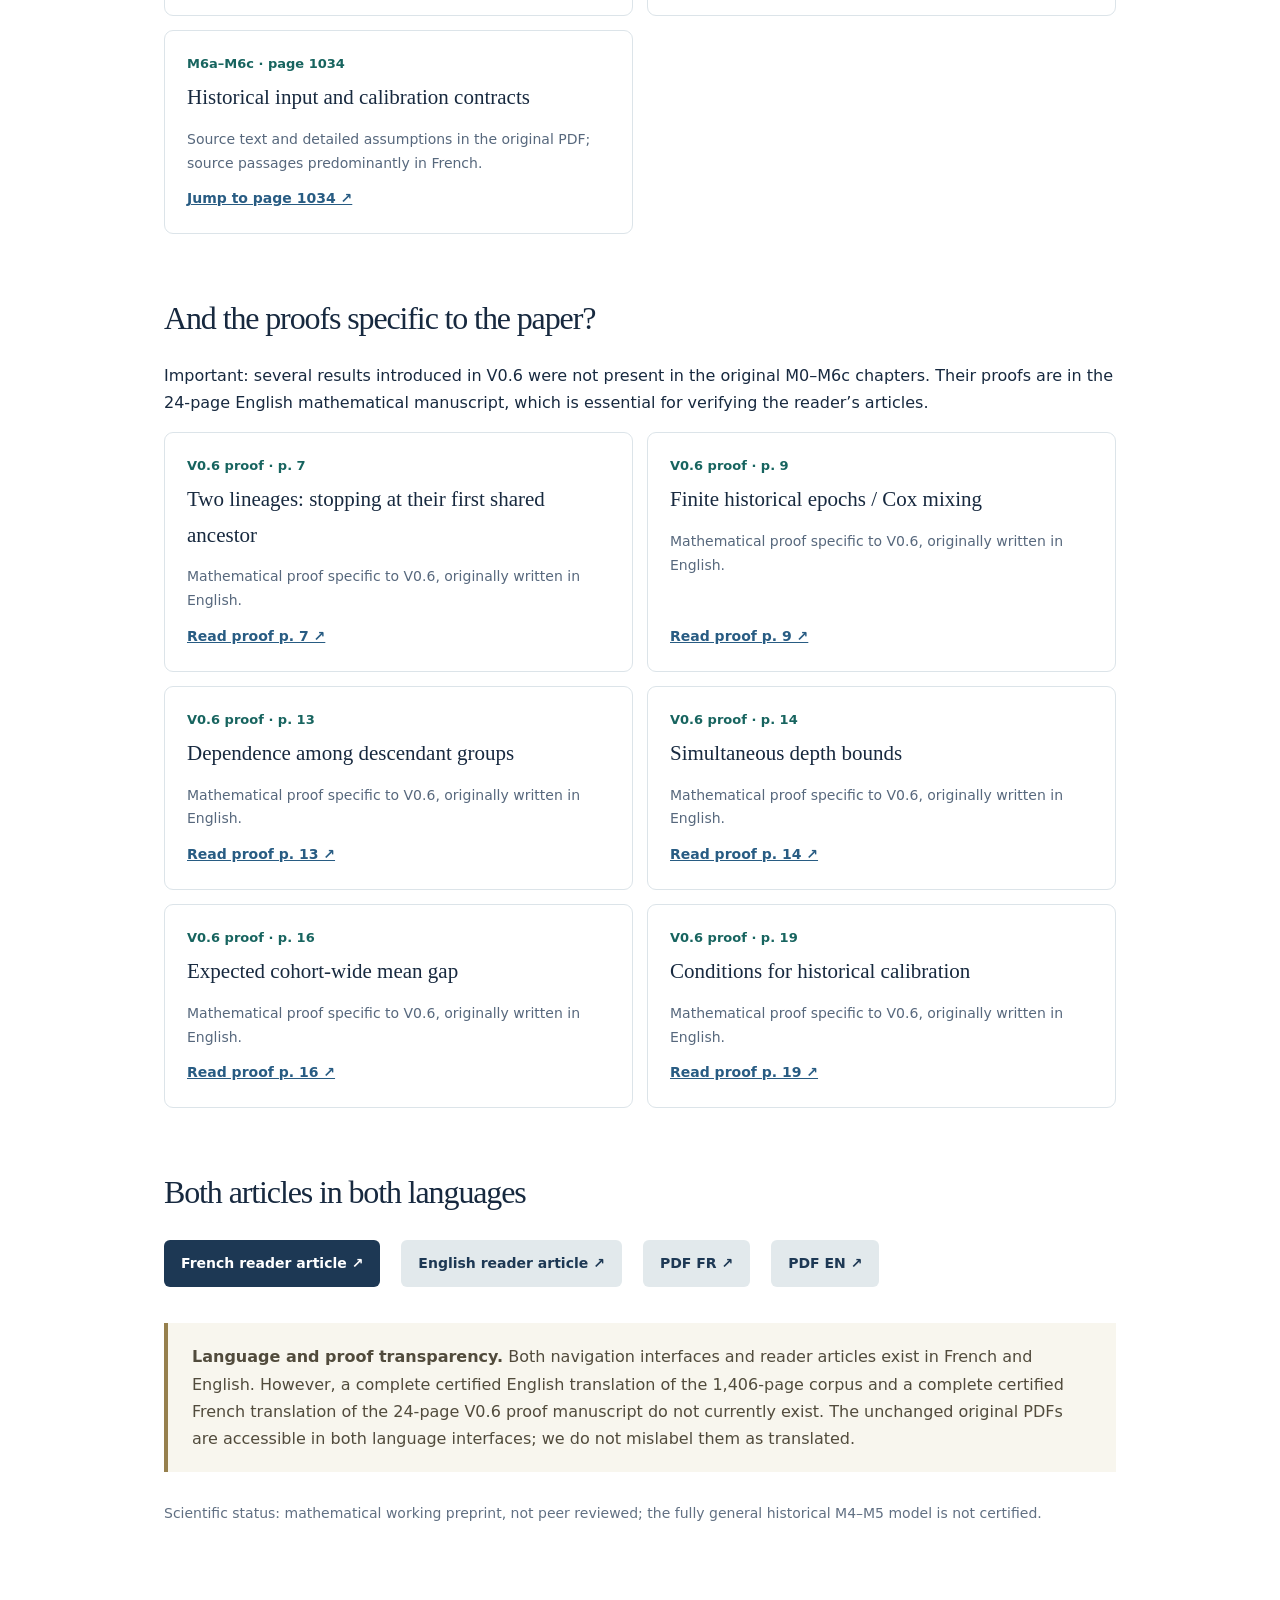
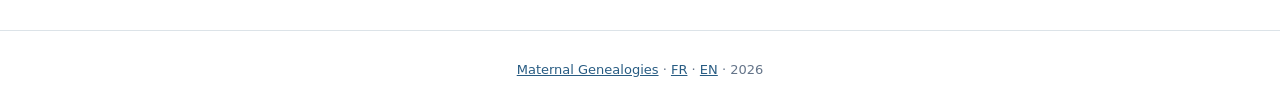
<file: proofs-en.html>
<!doctype html><html lang="en"><head><meta charset="utf-8"><meta name="viewport" content="width=device-width,initial-scale=1"><meta name="description" content="Complete access to all 1406 pages of M0-M6c mathematical proofs and the V0.6 proof paper, with English navigation."><title>Complete mathematical proof library — Maternal Genealogies</title><link rel="canonical" href="https://leomarquet14-star.github.io/maternal-genealogies/proofs-en.html"><style>:root{--ink:#17293f;--sub:#57687d;--bg:#f7f8f7;--border:#dce4e9;--teal:#197d77}*{box-sizing:border-box}body{margin:0;background:#fff;color:var(--ink);font:16px/1.7 system-ui,-apple-system,sans-serif}a{color:#285c83}nav{max-width:1020px;padding:23px 24px;margin:auto;display:flex;justify-content:space-between;gap:18px;flex-wrap:wrap}nav a{text-decoration:none;font-size:14px;font-weight:650}header{background:#edf4f2;border-top:1px solid #d5e4e2;border-bottom:1px solid #d5e4e2;padding:64px 24px}header>div{max-width:930px;margin:auto}h1,h2,h3{font-family:Georgia,serif;font-weight:500}h1{font-size:clamp(36px,5vw,56px);letter-spacing:-.045em;line-height:1.12;margin:7px 0 14px}h2{font-size:32px;letter-spacing:-.035em;margin:57px 0 14px}h3{font-size:21px;margin:0 0 6px}.eyebrow{font-size:12px;letter-spacing:.12em;text-transform:uppercase;font-weight:750;color:var(--teal)}.lead{font-size:19px;max-width:780px;color:#41536a}.wrap{max-width:1000px;margin:auto;padding:30px 24px 90px}.feature{border:1px solid #d6e3e2;border-radius:12px;padding:30px;margin:28px 0;background:#f6faf9}.feature b{font-size:20px}.feature p,.card p{color:var(--sub)}.tag{display:inline-block;color:#17645f;font-weight:720;font-size:13px;margin-bottom:5px}.button{display:inline-flex;align-items:center;text-decoration:none;background:#1d3854;color:#fff;padding:12px 17px;border-radius:6px;font-weight:700;font-size:14px;margin:6px 9px 6px 0}.button.alt{color:#1d3854;background:#e2e9ec}.button:hover{filter:brightness(1.1)}.cards{display:grid;grid-template-columns:repeat(2,minmax(0,1fr));gap:14px}.card{padding:22px;border:1px solid var(--border);border-radius:9px;background:white;display:flex;flex-direction:column}.card p{font-size:14px;flex:1;margin:6px 0 12px}.card a{font-size:14px;font-weight:720}.caution{border-left:4px solid #96804d;background:#f8f6ee;padding:20px 24px;margin:30px 0;color:#514b3c}.explain{font-size:14px;color:#617083}.direct{display:flex;gap:12px;flex-wrap:wrap}.mini{display:inline-block;padding:6px 10px;border:1px solid #d6e0e4;border-radius:20px;font-size:12px;font-weight:650;color:#4a6074}.footer{border-top:1px solid #dce3e8;text-align:center;padding:28px;color:#647489;font-size:13px}@media(max-width:720px){.cards{grid-template-columns:1fr}header{padding:45px 18px}.wrap{padding:24px 18px 70px}.feature{padding:20px}h2{font-size:27px}}@media print{header{padding:22px}nav,.button{display:none}.wrap{padding:15px}.cards{break-inside:avoid}.card{break-inside:avoid}.feature{break-inside:avoid}}</style></head><body><nav><a href="./">← Maternal Genealogies</a><div><a href="./article-fr.html">Article FR</a> · <a href="./article-en.html">Article EN</a> · <a href="./preuves-fr.html">Preuves FR</a> · <a href="./proofs-en.html">Proofs EN</a></div></nav><header><div><div class="eyebrow">Proof library · English navigation</div><h1>Complete mathematical proof library</h1><p class="lead">Open the complete 1,406-page M0–M6c corpus, the article-specific 24-page proofs, and the relevant theorem pages without digging through menus.</p><div class="direct"><a class="button" href="./VOLUME_M0_M6C_ACCES_AUX_PREUVES.pdf" target="_blank" rel="noopener">Open all 1,406 pages ↗</a><a class="button alt" href="./manuscript_v0_6.pdf" target="_blank" rel="noopener">Article-specific proofs (24 pp.) ↗</a></div></div></header><main class="wrap"><div class="feature"><div class="tag">THE DOCUMENT YOU ARE LOOKING FOR</div><h2 style="margin:5px 0 12px">The full M0–M6c technical volume — 1,406 pages</h2><p>The original file has not been removed. It preserves 64 source documents, their theorems and appendices, with 486 navigation markers. The source text is predominantly in French.</p><a class="button" href="./VOLUME_M0_M6C_ACCES_AUX_PREUVES.pdf" target="_blank" rel="noopener">Read the complete corpus ↗</a><a class="button alt" href="./VOLUME_M0_M6C_ACCES_AUX_PREUVES.pdf" download>Download the full PDF</a></div><h2>Direct access to all seven chapters</h2><p class="explain">Each link opens the source PDF at its specified page. If your PDF viewer ignores #page links, use the volume’s built-in bookmarks.</p><div class="cards"><article class="card"><div class="tag">M0 · page 10</div><h3>Maternal renewal and stationary baseline</h3><p>Source text and detailed assumptions in the original PDF; source passages predominantly in French.</p><a href="./VOLUME_M0_M6C_ACCES_AUX_PREUVES.pdf#page=10" target="_blank" rel="noopener">Jump to page 10 ↗</a></article><article class="card"><div class="tag">M1 · page 44</div><h3>Historical demography and ancestral depth</h3><p>Source text and detailed assumptions in the original PDF; source passages predominantly in French.</p><a href="./VOLUME_M0_M6C_ACCES_AUX_PREUVES.pdf#page=44" target="_blank" rel="noopener">Jump to page 44 ↗</a></article><article class="card"><div class="tag">M2 · page 146</div><h3>Weighted mother selection and collisions</h3><p>Source text and detailed assumptions in the original PDF; source passages predominantly in French.</p><a href="./VOLUME_M0_M6C_ACCES_AUX_PREUVES.pdf#page=146" target="_blank" rel="noopener">Jump to page 146 ↗</a></article><article class="card"><div class="tag">M3 · page 212</div><h3>Geography, migration and coalescence</h3><p>Source text and detailed assumptions in the original PDF; source passages predominantly in French.</p><a href="./VOLUME_M0_M6C_ACCES_AUX_PREUVES.pdf#page=212" target="_blank" rel="noopener">Jump to page 212 ↗</a></article><article class="card"><div class="tag">M4 · page 480</div><h3>Ancestral partitions and multiple lineages</h3><p>Source text and detailed assumptions in the original PDF; source passages predominantly in French.</p><a href="./VOLUME_M0_M6C_ACCES_AUX_PREUVES.pdf#page=480" target="_blank" rel="noopener">Jump to page 480 ↗</a></article><article class="card"><div class="tag">M5 · page 865</div><h3>Dispersion, extremes and error controls</h3><p>Source text and detailed assumptions in the original PDF; source passages predominantly in French.</p><a href="./VOLUME_M0_M6C_ACCES_AUX_PREUVES.pdf#page=865" target="_blank" rel="noopener">Jump to page 865 ↗</a></article><article class="card"><div class="tag">M6a–M6c · page 1034</div><h3>Historical input and calibration contracts</h3><p>Source text and detailed assumptions in the original PDF; source passages predominantly in French.</p><a href="./VOLUME_M0_M6C_ACCES_AUX_PREUVES.pdf#page=1034" target="_blank" rel="noopener">Jump to page 1034 ↗</a></article></div><h2>And the proofs specific to the paper?</h2><p>Important: several results introduced in V0.6 were not present in the original M0–M6c chapters. Their proofs are in the 24-page English mathematical manuscript, which is essential for verifying the reader’s articles.</p><div class="cards"><article class="card"><div class="tag">V0.6 proof · p. 7</div><h3>Two lineages: stopping at their first shared ancestor</h3><p>Mathematical proof specific to V0.6, originally written in English.</p><a href="./manuscript_v0_6.pdf#page=7" target="_blank" rel="noopener">Read proof p. 7 ↗</a></article><article class="card"><div class="tag">V0.6 proof · p. 9</div><h3>Finite historical epochs / Cox mixing</h3><p>Mathematical proof specific to V0.6, originally written in English.</p><a href="./manuscript_v0_6.pdf#page=9" target="_blank" rel="noopener">Read proof p. 9 ↗</a></article><article class="card"><div class="tag">V0.6 proof · p. 13</div><h3>Dependence among descendant groups</h3><p>Mathematical proof specific to V0.6, originally written in English.</p><a href="./manuscript_v0_6.pdf#page=13" target="_blank" rel="noopener">Read proof p. 13 ↗</a></article><article class="card"><div class="tag">V0.6 proof · p. 14</div><h3>Simultaneous depth bounds</h3><p>Mathematical proof specific to V0.6, originally written in English.</p><a href="./manuscript_v0_6.pdf#page=14" target="_blank" rel="noopener">Read proof p. 14 ↗</a></article><article class="card"><div class="tag">V0.6 proof · p. 16</div><h3>Expected cohort-wide mean gap</h3><p>Mathematical proof specific to V0.6, originally written in English.</p><a href="./manuscript_v0_6.pdf#page=16" target="_blank" rel="noopener">Read proof p. 16 ↗</a></article><article class="card"><div class="tag">V0.6 proof · p. 19</div><h3>Conditions for historical calibration</h3><p>Mathematical proof specific to V0.6, originally written in English.</p><a href="./manuscript_v0_6.pdf#page=19" target="_blank" rel="noopener">Read proof p. 19 ↗</a></article></div><h2>Both articles in both languages</h2><div class="direct"><a class="button" href="./article-fr.html">French reader article ↗</a><a class="button alt" href="./article-en.html">English reader article ↗</a><a class="button alt" href="./article-fr.pdf">PDF FR ↗</a><a class="button alt" href="./article-en.pdf">PDF EN ↗</a></div><div class="caution"><strong>Language and proof transparency.</strong> Both navigation interfaces and reader articles exist in French and English. However, a complete certified English translation of the 1,406-page corpus and a complete certified French translation of the 24-page V0.6 proof manuscript do not currently exist. The unchanged original PDFs are accessible in both language interfaces; we do not mislabel them as translated.</div><p class="explain">Scientific status: mathematical working preprint, not peer reviewed; the fully general historical M4–M5 model is not certified.</p></main><footer class="footer"><a href="./">Maternal Genealogies</a> · <a href="./preuves-fr.html">FR</a> · <a href="./proofs-en.html">EN</a> · 2026</footer></body></html>
</file>
<file: articles.css>
:root{--ink:#1c3045;--soft:#5f7082;--teal:#147a76;--blue:#324b75;--line:#e1e7ec;--paper:#fffefb;--wash:#f4f7f6}
*{box-sizing:border-box}html{scroll-behavior:smooth}body{margin:0;background:var(--paper);color:var(--ink);font-family:Georgia,"Times New Roman",serif;line-height:1.78;font-size:18px}
a{color:#286c75;text-decoration-thickness:1px;text-underline-offset:3px}a:hover{color:#173d5b}
.top{border-bottom:1px solid var(--line);background:#fcfdfc;font:600 14px system-ui,sans-serif}.top-in{max-width:920px;margin:auto;padding:16px 24px;display:flex;align-items:center;justify-content:space-between;gap:20px;flex-wrap:wrap}.top a{text-decoration:none}.top nav{display:flex;gap:16px}
main{max-width:820px;margin:0 auto;padding:58px 28px 100px}.kicker{font:750 12px system-ui,sans-serif;color:var(--teal);text-transform:uppercase;letter-spacing:.14em;margin-bottom:16px}h1{font-size:clamp(39px,6vw,58px);font-weight:normal;letter-spacing:-.045em;line-height:1.11;margin:0 0 15px}h2{font-size:31px;line-height:1.24;font-weight:normal;letter-spacing:-.026em;margin:64px 0 16px}h3{font-size:23px;font-weight:normal;margin:34px 0 10px}p{margin:0 0 20px}.sub{font-size:21px;color:#51637a;line-height:1.48}.meta{font:500 13px system-ui,sans-serif;color:#6b7987;margin:25px 0 35px}.lede{background:var(--wash);border-left:4px solid var(--teal);padding:22px 25px;margin:35px 0 30px;font-size:19px}.lede strong{color:#205e5b}.eyebrow{font:700 11px system-ui,sans-serif;color:#167570;letter-spacing:.12em;text-transform:uppercase}
.figure{margin:35px 0 42px;border:1px solid var(--line);background:white;border-radius:9px;padding:20px 24px}.figure svg{width:100%;height:auto}.figure figcaption{font:13px/1.65 system-ui,sans-serif;color:#647387;margin-top:13px}
.eq{background:#f6f8f9;border:1px solid #e6ecef;border-radius:7px;text-align:center;padding:20px 12px;font-family:"Cambria Math","STIX Two Math",Georgia,serif;font-size:clamp(15px,2.8vw,20px);margin:27px 0;overflow-wrap:anywhere;line-height:1.8}.eq.long{font-size:clamp(14px,2vw,17px)}
.callout{background:#edf5f4;padding:23px 25px;border-left:4px solid var(--teal);margin:28px 0}.callout strong{color:#176561}.warning{background:#f8f7f1;border-left:3px solid #9b8a66;padding:18px 22px;font-size:16px;margin:25px 0}.grid{display:grid;grid-template-columns:1fr 1fr;gap:17px;margin:26px 0}.card{border:1px solid var(--line);border-radius:7px;padding:22px;background:#fff}.card h3{font:550 20px system-ui,sans-serif;margin:0 0 9px}.card p{font-size:15px;color:#586778;margin:0;line-height:1.6}
.table-wrap{overflow-x:auto}table{border-collapse:collapse;width:100%;font:14px/1.5 system-ui,sans-serif;margin:24px 0}th,td{text-align:left;vertical-align:top;padding:13px 12px;border-bottom:1px solid var(--line)}th{color:#244961;background:#f1f4f5}td:first-child{font-weight:600}
.pill{display:inline-block;font:650 12px system-ui,sans-serif;padding:6px 10px;background:#e9f1f0;color:#21625d;border-radius:99px;margin:0 5px 6px 0}.button{display:inline-flex;align-items:center;text-decoration:none;font:700 14px system-ui,sans-serif;background:#1b304b;color:white;padding:13px 17px;border-radius:6px;margin:6px 10px 6px 0}.button:hover{color:white;background:#294963}.button.light{color:#1c3650;background:#edf1f4}.button.light:hover{color:#0b2944;background:#dee9ed}
.footer{border-top:1px solid var(--line);padding:40px 28px;margin-top:55px;text-align:center;font:13px system-ui,sans-serif;color:#728093}
@media(max-width:650px){main{padding:35px 17px 70px}body{font-size:17px}.grid{grid-template-columns:1fr}.figure{padding:12px}h2{font-size:27px;margin-top:50px}}
@media print{@page{size:A4;margin:18mm 19mm}body{font-size:11pt;color:#172439;background:white}main{max-width:none;padding:0}h1{font-size:31pt}h2{font-size:18pt;break-after:avoid;margin:27pt 0 9pt}h3{font-size:13pt;break-after:avoid}.top,.footer,.button{display:none!important}.figure{break-inside:avoid;padding:8px;border-color:#cad4dc;margin:15pt 0}.figure svg{max-height:95mm}.eq,.callout,.warning,.lede{break-inside:avoid}.eq{font-size:12pt;padding:9pt}.eq.long{font-size:10pt}.grid{break-inside:avoid}.card{padding:9pt}.table-wrap{overflow:visible}p{margin-bottom:9pt}.meta{margin:12pt 0}.lede{font-size:11pt;padding:11pt 14pt}a{color:#153e5d;text-decoration:none}}
</file>
